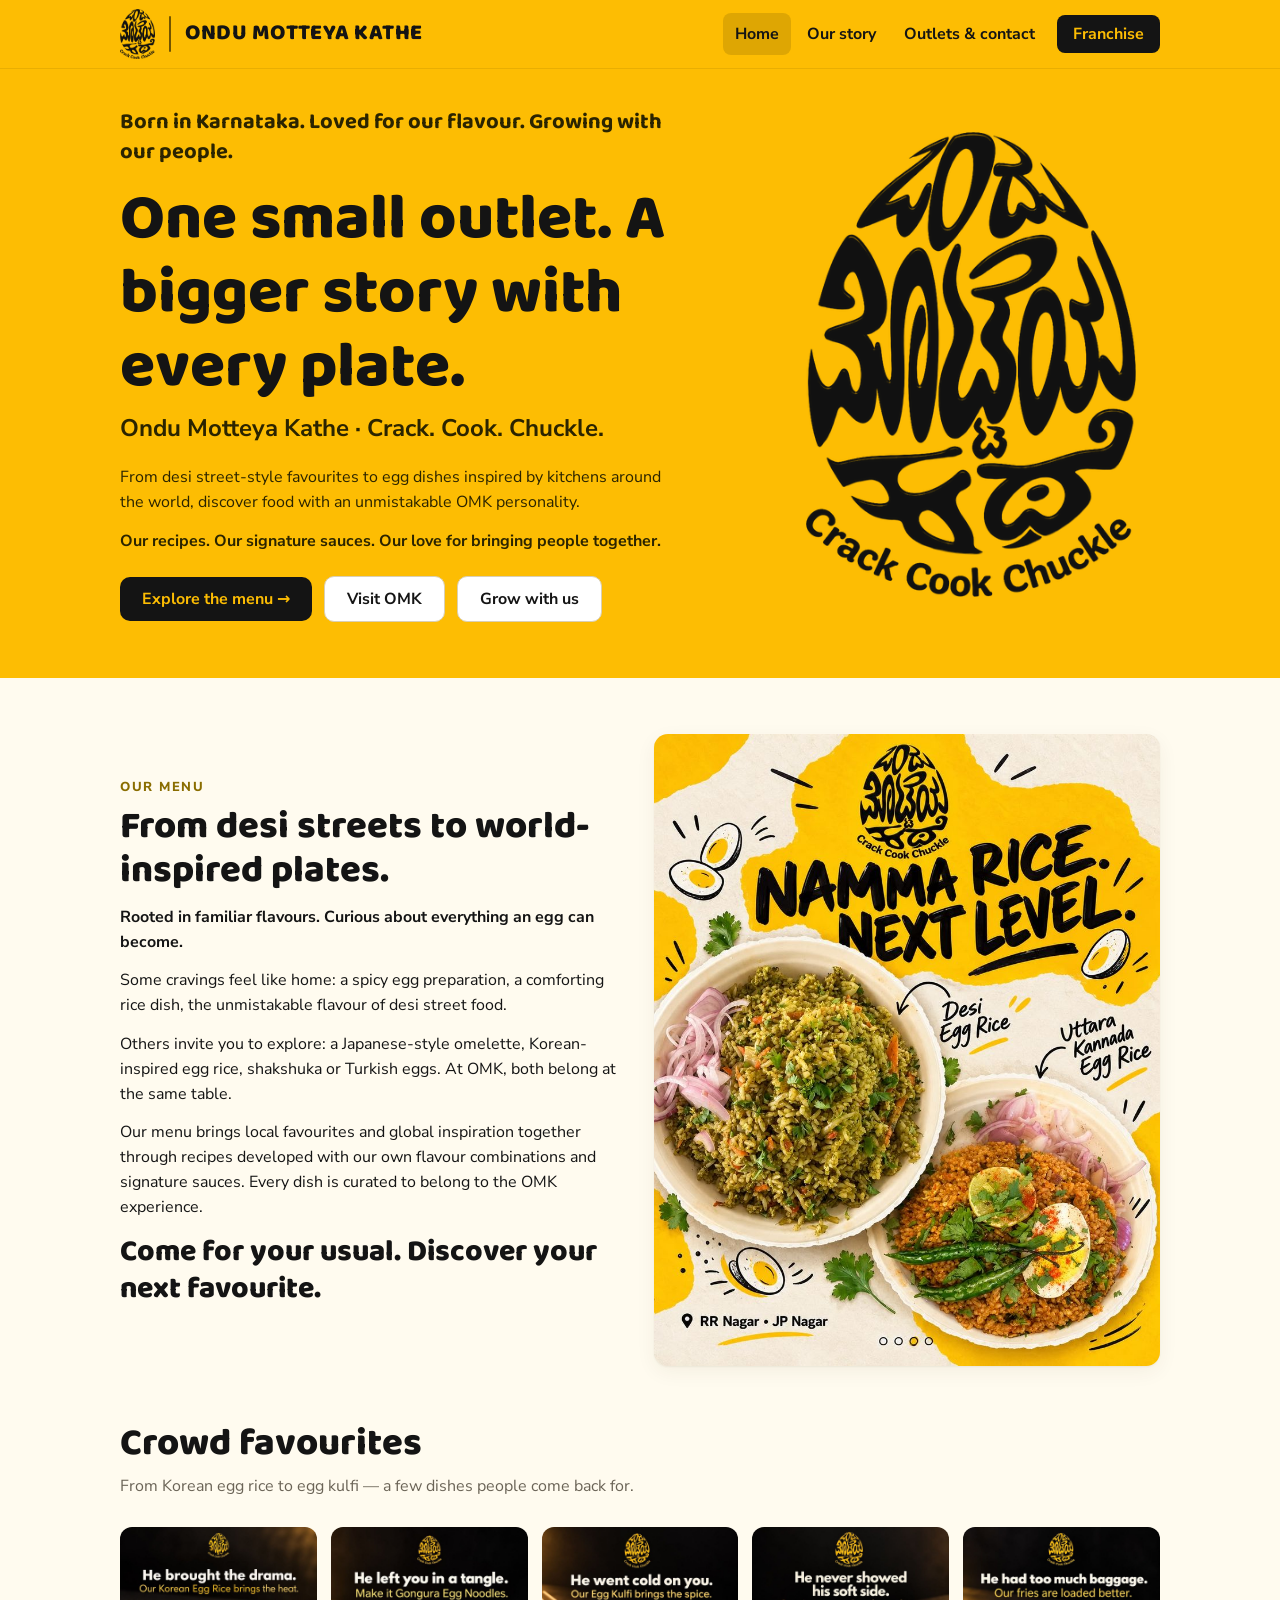
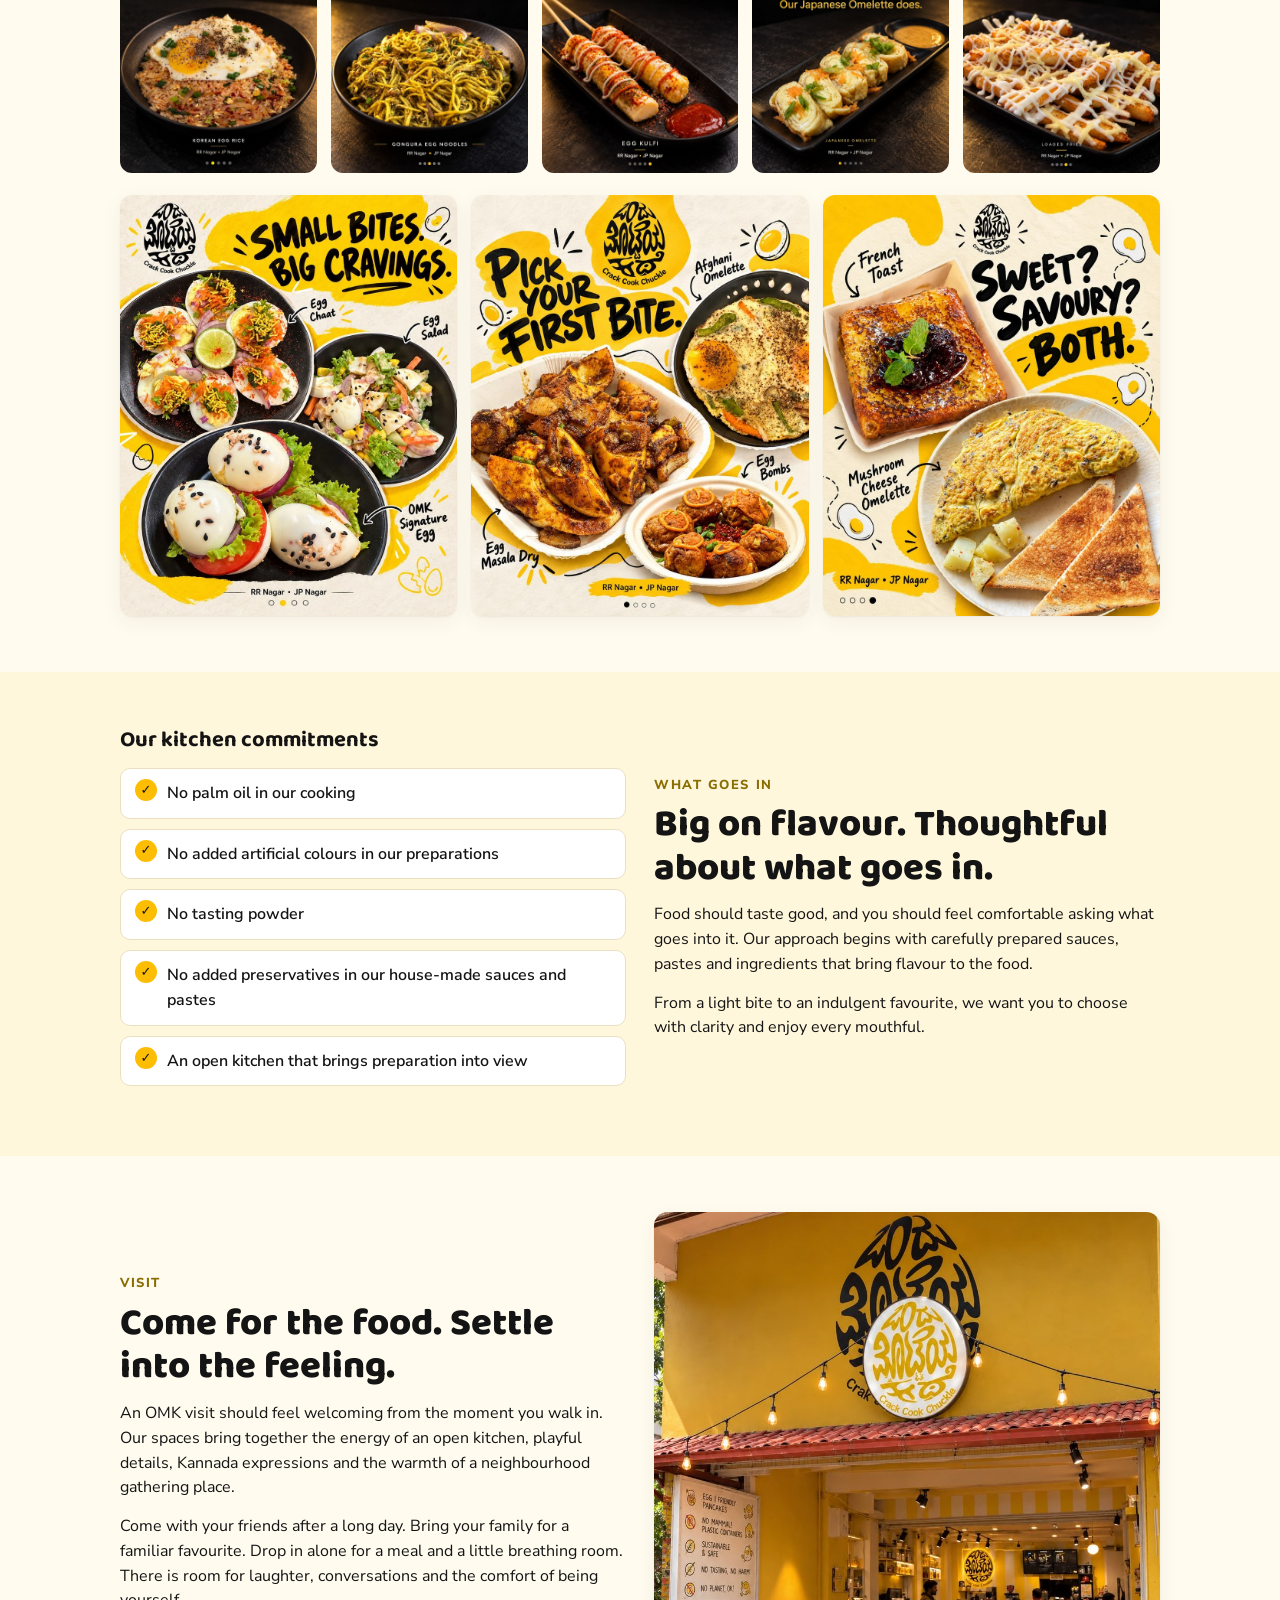
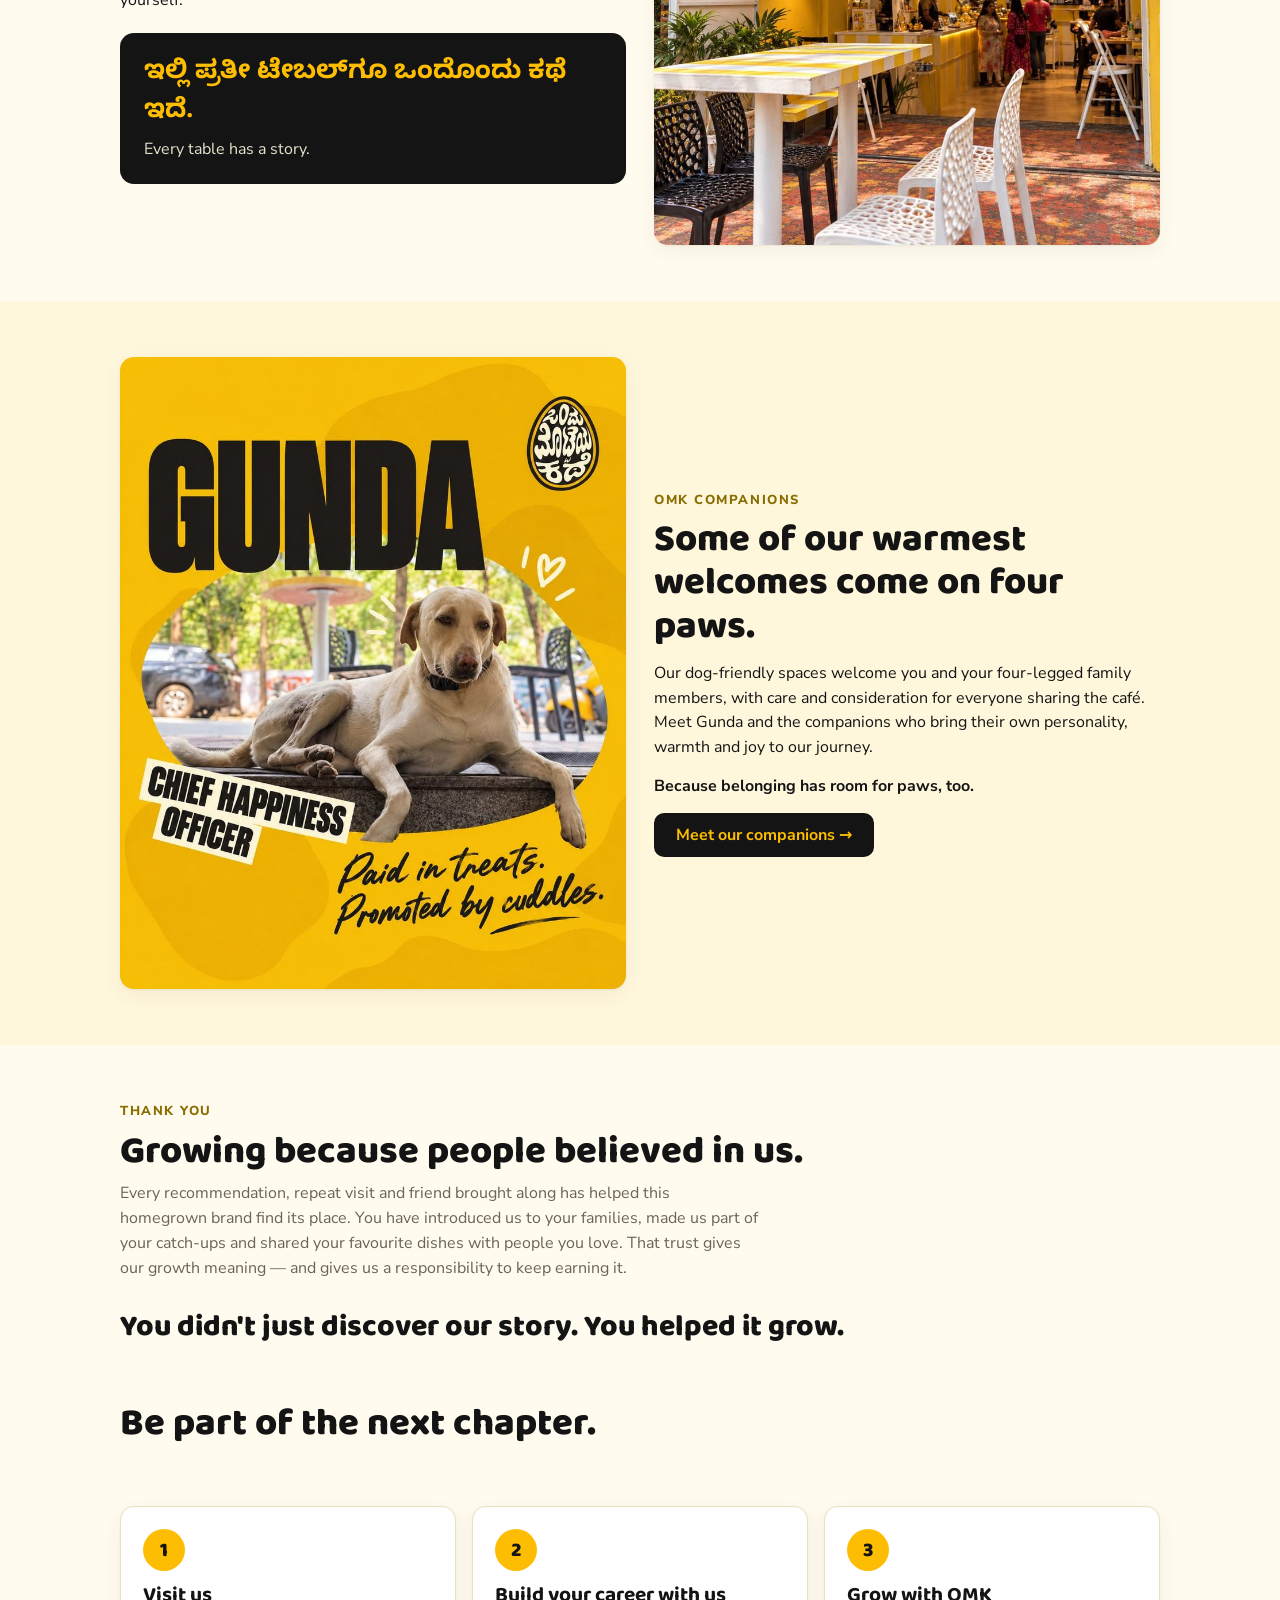
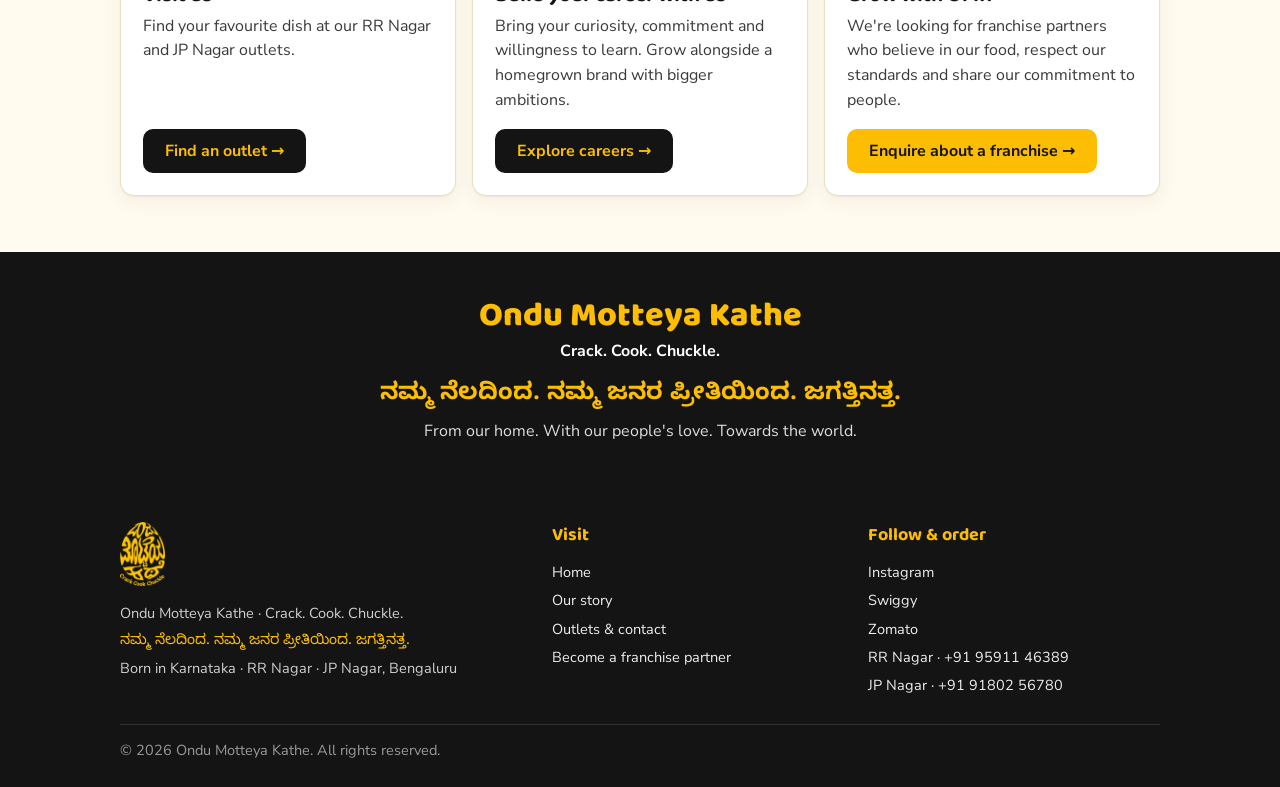
<file: index.html>
<!doctype html>
<html lang="en">
<head>
<meta charset="utf-8">
<meta name="viewport" content="width=device-width, initial-scale=1">
<title>Ondu Motteya Kathe · Crack. Cook. Chuckle.</title>
<meta name="description" content="Born in Karnataka. Loved for our flavour. Growing with our people. Desi street-style favourites and world-inspired egg dishes in RR Nagar and JP Nagar, Bengaluru.">
<meta property="og:title" content="Ondu Motteya Kathe · Crack. Cook. Chuckle.">
<meta property="og:description" content="Born in Karnataka. Loved for our flavour. Growing with our people. Desi street-style favourites and world-inspired egg dishes in RR Nagar and JP Nagar, Bengaluru.">
<meta property="og:image" content="icon.png">
<meta name="theme-color" content="#FDBD03">
<link rel="icon" href="icon.png">
<link rel="apple-touch-icon" href="icon.png">
<link rel="preconnect" href="https://fonts.googleapis.com">
<link rel="preconnect" href="https://fonts.gstatic.com" crossorigin>
<link href="https://fonts.googleapis.com/css2?family=Baloo+2:wght@600;700;800&family=Noto+Sans+Kannada:wght@500;700&family=Nunito+Sans:wght@400;600;700;800&display=swap" rel="stylesheet">
<link rel="stylesheet" href="style.css?v=4">
</head>
<body>
<header id="siteHeader" class="bar"></header>
<main>
  <section class="hero">
    <div class="wrap">
      <div>
        <p class="stack">Born in Karnataka. Loved for our flavour. Growing with our people.</p>
        <h1>One small outlet. A bigger story with every plate.</h1>
        <p class="tag">Ondu Motteya Kathe · Crack. Cook. Chuckle.</p>
        <p>From desi street-style favourites to egg dishes inspired by kitchens around the world, discover food with an unmistakable OMK personality.</p>
        <p><b>Our recipes. Our signature sauces. Our love for bringing people together.</b></p>
        <div class="cta">
          <a class="btn btn-dark" href="outlets.html#order">Explore the menu →</a>
          <a class="btn btn-line" href="outlets.html">Visit OMK</a>
          <a class="btn btn-line" href="#grow">Grow with us</a>
        </div>
      </div>
      <img class="logo" src="logo.png" alt="">
    </div>
  </section>

  <section class="sec">
    <div class="wrap two">
      <div class="prose">
        <span class="eyebrow">Our menu</span>
        <h2>From desi streets to world-inspired plates.</h2>
        <p><b>Rooted in familiar flavours. Curious about everything an egg can become.</b></p>
        <p>Some cravings feel like home: a spicy egg preparation, a comforting rice dish, the unmistakable flavour of desi street food.</p>
        <p>Others invite you to explore: a Japanese-style omelette, Korean-inspired egg rice, shakshuka or Turkish eggs. At OMK, both belong at the same table.</p>
        <p>Our menu brings local favourites and global inspiration together through recipes developed with our own flavour combinations and signature sauces. Every dish is curated to belong to the OMK experience.</p>
        <p class="big-quote">Come for your usual. Discover your next favourite.</p>
      </div>
      <img class="photo tall" src="img-menu-namma-rice.jpg" alt="Namma rice, next level: Desi Egg Rice and Uttara Kannada Egg Rice" loading="lazy">
    </div>
  </section>

  <section class="sec" style="padding-top:0">
    <div class="wrap">
      <h2>Crowd favourites</h2>
      <p class="lead">From Korean egg rice to egg kulfi — a few dishes people come back for.</p>
      <div class="scroller">
        <img src="img-dish-korean-egg-rice.jpg" alt="Korean Egg Rice" loading="lazy">
        <img src="img-dish-gongura-noodles.jpg" alt="Gongura Egg Noodles" loading="lazy">
        <img src="img-dish-egg-kulfi.jpg" alt="Egg Kulfi" loading="lazy">
        <img src="img-dish-japanese-omelette.jpg" alt="Japanese Omelette" loading="lazy">
        <img src="img-dish-loaded-fries.jpg" alt="Loaded Fries" loading="lazy">
      </div>
      <div class="menu-grid" style="margin-top:22px">
        <img src="img-menu-small-bites.jpg" alt="Small bites, big cravings: Egg Chaat, Egg Salad, OMK Signature Egg" loading="lazy">
        <img src="img-menu-first-bite.jpg" alt="Pick your first bite: Afghani Omelette, Egg Masala Dry, Egg Bombs" loading="lazy">
        <img src="img-menu-sweet-savoury.jpg" alt="Sweet? Savoury? Both: French Toast and Mushroom Cheese Omelette" loading="lazy">
      </div>
    </div>
  </section>

  <section class="sec alt">
    <div class="wrap two reverse">
      <div class="prose">
        <span class="eyebrow">What goes in</span>
        <h2>Big on flavour. Thoughtful about what goes in.</h2>
        <p>Food should taste good, and you should feel comfortable asking what goes into it. Our approach begins with carefully prepared sauces, pastes and ingredients that bring flavour to the food.</p>
        <p>From a light bite to an indulgent favourite, we want you to choose with clarity and enjoy every mouthful.</p>
      </div>
      <div>
        <h3 style="font-size:22px">Our kitchen commitments</h3>
        <ul class="ticks">
          <li>No palm oil in our cooking</li>
          <li>No added artificial colours in our preparations</li>
          <li>No tasting powder</li>
          <li>No added preservatives in our house-made sauces and pastes</li>
          <li>An open kitchen that brings preparation into view</li>
        </ul>
      </div>
    </div>
  </section>

  <section class="sec">
    <div class="wrap two">
      <div class="prose">
        <span class="eyebrow">Visit</span>
        <h2>Come for the food. Settle into the feeling.</h2>
        <p>An OMK visit should feel welcoming from the moment you walk in. Our spaces bring together the energy of an open kitchen, playful details, Kannada expressions and the warmth of a neighbourhood gathering place.</p>
        <p>Come with your friends after a long day. Bring your family for a familiar favourite. Drop in alone for a meal and a little breathing room. There is room for laughter, conversations and the comfort of being yourself.</p>
        <div class="kn-line"><span class="kn" lang="kn">ಇಲ್ಲಿ ಪ್ರತೀ ಟೇಬಲ್‌ಗೂ ಒಂದೊಂದು ಕಥೆ ಇದೆ.</span><span class="en">Every table has a story.</span></div>
      </div>
      <img class="photo tall" src="img-outlet-rrnagar.jpg" alt="The OMK RR Nagar outlet: yellow walls, open kitchen and outdoor seating" loading="lazy">
    </div>
  </section>

  <section class="sec alt">
    <div class="wrap two reverse">
      <div class="prose">
        <span class="eyebrow">OMK Companions</span>
        <h2>Some of our warmest welcomes come on four paws.</h2>
        <p>Our dog-friendly spaces welcome you and your four-legged family members, with care and consideration for everyone sharing the café. Meet Gunda and the companions who bring their own personality, warmth and joy to our journey.</p>
        <p><b>Because belonging has room for paws, too.</b></p>
        <a class="btn btn-dark" href="story.html#companions">Meet our companions →</a>
      </div>
      <img class="photo tall" src="img-gunda.jpg" alt="Gunda, OMK Chief Happiness Officer" loading="lazy">
    </div>
  </section>

  <section class="sec">
    <div class="wrap">
      <span class="eyebrow">Thank you</span>
      <h2>Growing because people believed in us.</h2>
      <p class="lead">Every recommendation, repeat visit and friend brought along has helped this homegrown brand find its place. You have introduced us to your families, made us part of your catch-ups and shared your favourite dishes with people you love. That trust gives our growth meaning — and gives us a responsibility to keep earning it.</p>
      <p class="big-quote" style="margin-top:0">You didn't just discover our story. You helped it grow.</p>
    </div>
  </section>

  <section class="sec" id="grow" style="padding-top:0">
    <div class="wrap">
      <h2>Be part of the next chapter.</h2>
      <p class="lead">&nbsp;</p>
      <div class="grid3 cta-cards">
        <div class="tile"><div class="ic">1</div><h3>Visit us</h3><p>Find your favourite dish at our RR Nagar and JP Nagar outlets.</p><a class="btn btn-dark" href="outlets.html">Find an outlet →</a></div>
        <div class="tile"><div class="ic">2</div><h3>Build your career with us</h3><p>Bring your curiosity, commitment and willingness to learn. Grow alongside a homegrown brand with bigger ambitions.</p><a class="btn btn-dark" href="outlets.html#contact">Explore careers →</a></div>
        <div class="tile" id="franchiseCard"><div class="ic">3</div><h3>Grow with OMK</h3><p>We're looking for franchise partners who believe in our food, respect our standards and share our commitment to people.</p><a class="btn btn-y" href="franchise.html">Enquire about a franchise →</a></div>
      </div>
    </div>
  </section>

  <section class="band">
    <div class="wrap" style="display:block;text-align:center">
      <h2>Ondu Motteya Kathe</h2>
      <p style="font-weight:700;color:#fff;margin:4px 0 14px">Crack. Cook. Chuckle.</p>
      <p class="kn" lang="kn" style="color:var(--y);font-size:clamp(18px,2.4vw,24px);font-weight:700;margin:0">ನಮ್ಮ ನೆಲದಿಂದ. ನಮ್ಮ ಜನರ ಪ್ರೀತಿಯಿಂದ. ಜಗತ್ತಿನತ್ತ.</p>
      <p>From our home. With our people's love. Towards the world.</p>
    </div>
  </section>
</main>
<footer id="siteFooter"></footer>
<script src="site.js"></script>
</body>
</html>
</file>
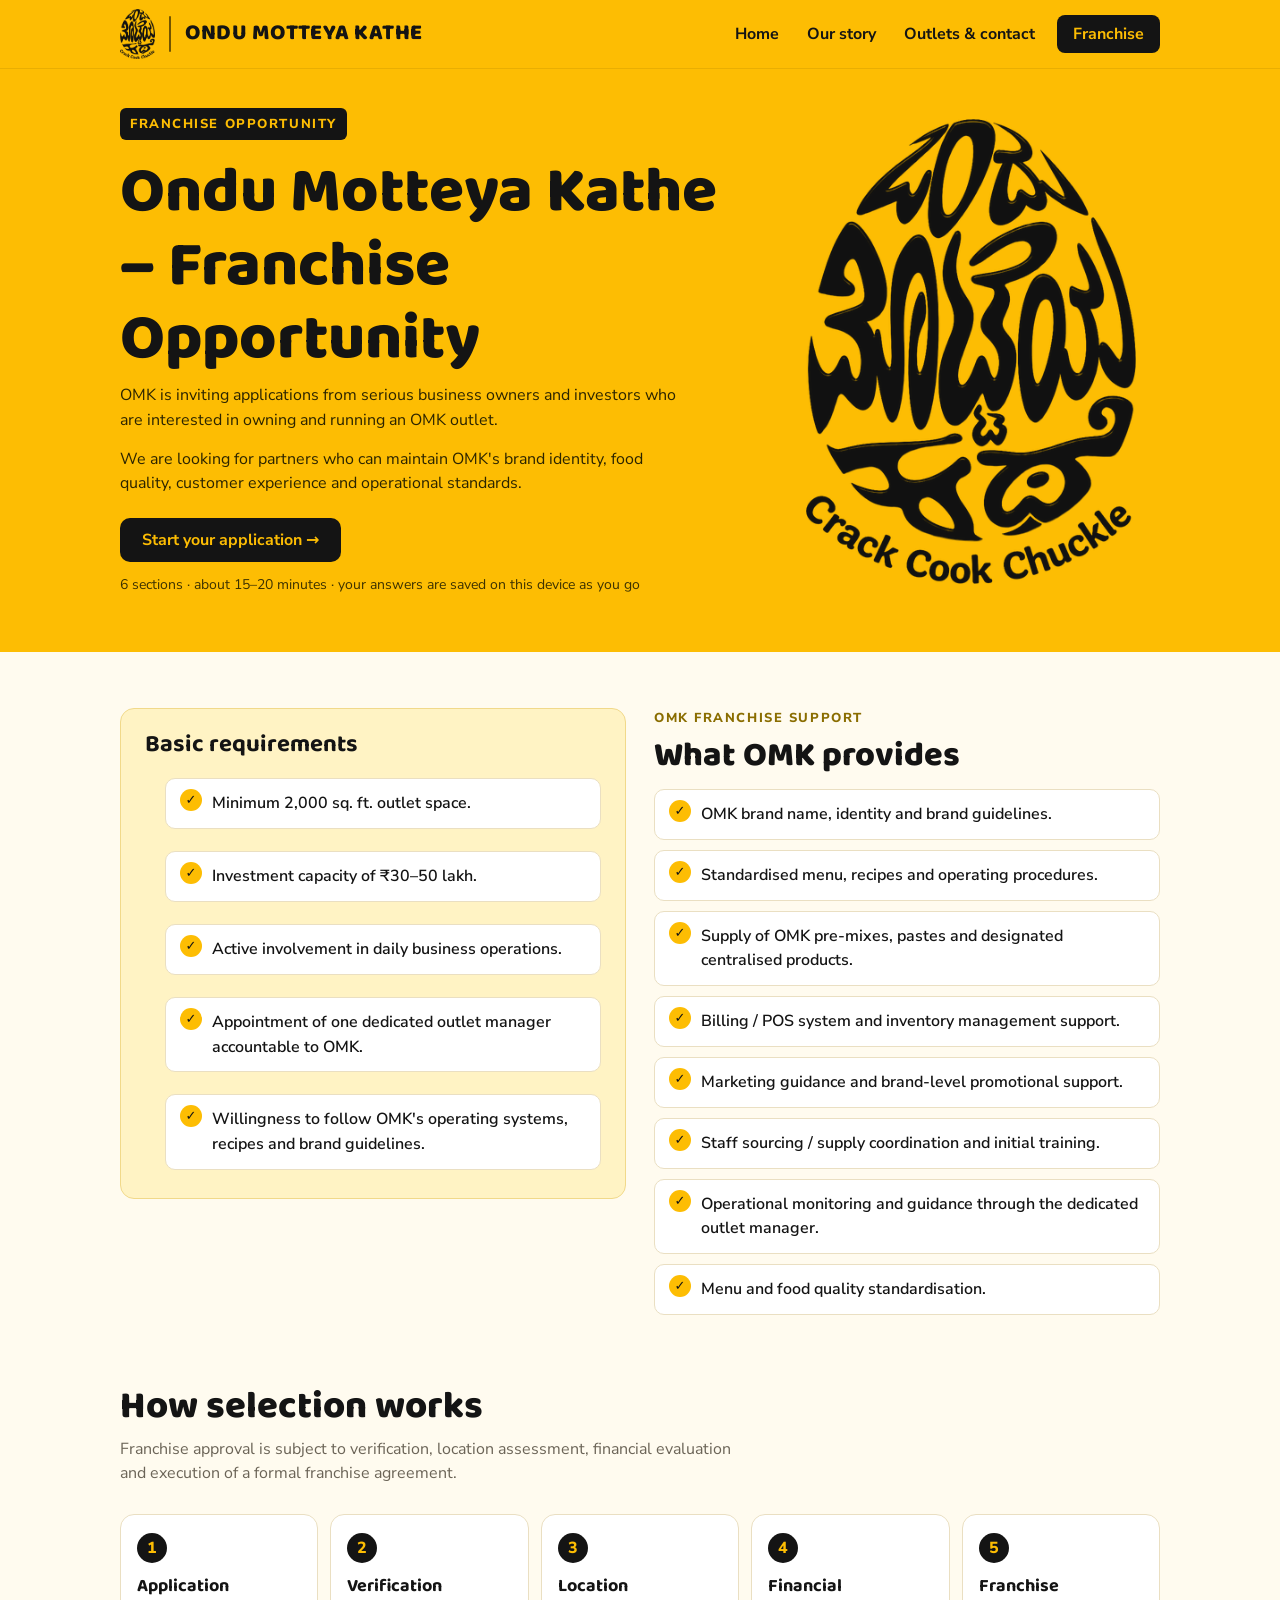
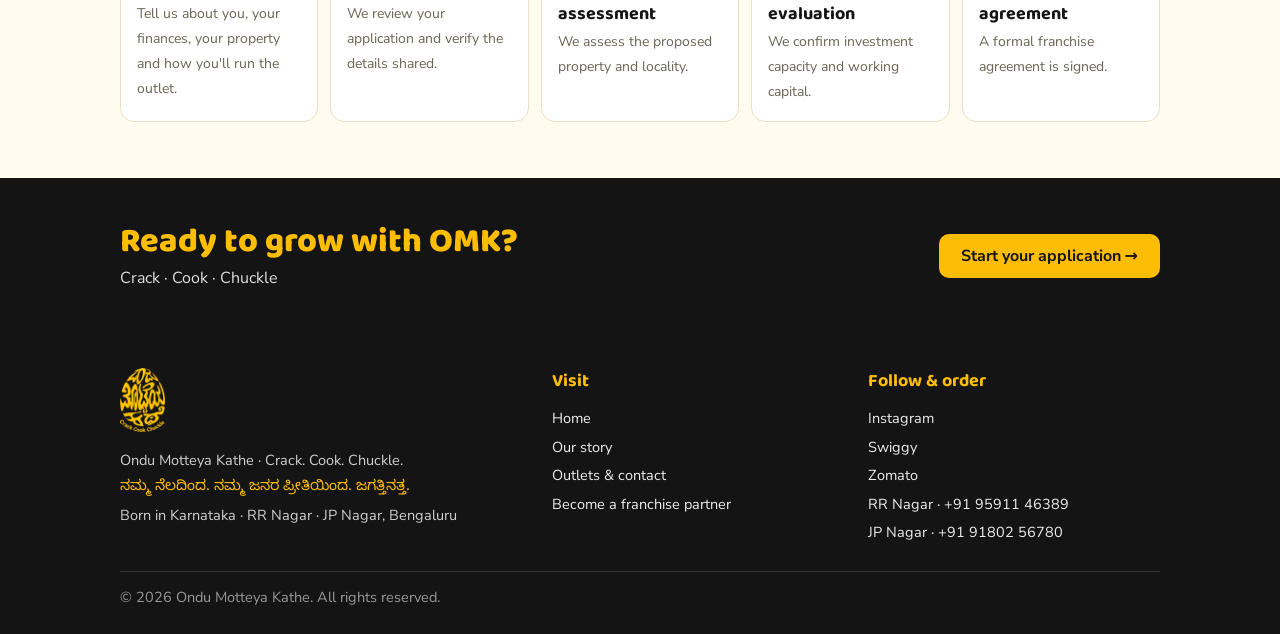
<file: franchise.html>
<!doctype html>
<html lang="en">
<head>
<meta charset="utf-8">
<meta name="viewport" content="width=device-width, initial-scale=1">
<title>Franchise opportunity · Ondu Motteya Kathe</title>
<meta name="description" content="Apply to become an Ondu Motteya Kathe (OMK) franchise partner. Crack · Cook · Chuckle.">
<meta property="og:title" content="Become an OMK franchise partner">
<meta property="og:description" content="Building a business. Carrying forward a story. Apply to open an Ondu Motteya Kathe outlet.">
<meta property="og:image" content="icon.png">
<meta name="theme-color" content="#FDBD03">
<link rel="icon" href="icon.png">
<link rel="apple-touch-icon" href="icon.png">
<link rel="preconnect" href="https://fonts.googleapis.com">
<link rel="preconnect" href="https://fonts.gstatic.com" crossorigin>
<link href="https://fonts.googleapis.com/css2?family=Baloo+2:wght@600;700;800&family=Noto+Sans+Kannada:wght@500;700&family=Nunito+Sans:wght@400;600;700;800&display=swap" rel="stylesheet">
<link rel="stylesheet" href="style.css?v=5">
</head>
<body>
<header id="siteHeader" class="bar"></header>

<!-- ============ LANDING ============ -->
<main id="landing">
  <section class="hero">
    <div class="wrap">
      <div>
        <span class="kicker">Franchise opportunity</span>
        <h1>Ondu Motteya Kathe – Franchise Opportunity</h1>
        <p>OMK is inviting applications from serious business owners and investors who are interested in owning and running an OMK outlet.</p>
        <p>We are looking for partners who can maintain OMK's brand identity, food quality, customer experience and operational standards.</p>
        <div class="cta">
          <a class="btn btn-dark" href="#apply">Start your application →</a>
          <span class="small">6 sections · about 15–20 minutes · your answers are saved on this device as you go</span>
        </div>
      </div>
      <img class="logo" src="logo.png" alt="">
    </div>
  </section>

  <section class="sec">
    <div class="wrap two" style="align-items:start">
      <div class="note-box">
        <h3 style="font-size:24px">Basic requirements</h3>
        <ul class="ticks" style="margin-top:14px">
          <li>Minimum 2,000 sq. ft. outlet space.</li>
          <li>Investment capacity of ₹30–50 lakh.</li>
          <li>Active involvement in daily business operations.</li>
          <li>Appointment of one dedicated outlet manager accountable to OMK.</li>
          <li>Willingness to follow OMK's operating systems, recipes and brand guidelines.</li>
        </ul>
      </div>
      <div>
        <span class="eyebrow">OMK franchise support</span>
        <h2 style="font-size:clamp(26px,3.2vw,34px)">What OMK provides</h2>
        <ul class="ticks">
          <li>OMK brand name, identity and brand guidelines.</li>
          <li>Standardised menu, recipes and operating procedures.</li>
          <li>Supply of OMK pre-mixes, pastes and designated centralised products.</li>
          <li>Billing / POS system and inventory management support.</li>
          <li>Marketing guidance and brand-level promotional support.</li>
          <li>Staff sourcing / supply coordination and initial training.</li>
          <li>Operational monitoring and guidance through the dedicated outlet manager.</li>
          <li>Menu and food quality standardisation.</li>
        </ul>
      </div>
    </div>
  </section>

  <section class="sec" style="padding-top:0">
    <div class="wrap">
      <h2>How selection works</h2>
      <p class="lead">Franchise approval is subject to verification, location assessment, financial evaluation and execution of a formal franchise agreement.</p>
      <ol class="steps">
        <li><b>Application</b><span>Tell us about you, your finances, your property and how you'll run the outlet.</span></li>
        <li><b>Verification</b><span>We review your application and verify the details shared.</span></li>
        <li><b>Location assessment</b><span>We assess the proposed property and locality.</span></li>
        <li><b>Financial evaluation</b><span>We confirm investment capacity and working capital.</span></li>
        <li><b>Franchise agreement</b><span>A formal franchise agreement is signed.</span></li>
      </ol>
    </div>
  </section>

  <section class="band">
    <div class="wrap">
      <div><h2>Ready to grow with OMK?</h2><p>Crack · Cook · Chuckle</p></div>
      <a class="btn btn-y" href="#apply">Start your application →</a>
    </div>
  </section>
</main>

<!-- ============ FORM ============ -->
<main id="formView" class="hidden">
  <div class="formwrap">
    <form id="appForm" novalidate>
      <div class="progress" aria-hidden="true"><i id="prog"></i></div>
      <h1 class="f-title" id="secTitle"></h1>
      <p class="f-sub" id="secSub"></p>
      <div class="sectag" id="secTag"></div>
      <div id="fields"></div>
      <div class="hp" aria-hidden="true"><label>Leave this empty <input type="text" id="company_website" tabindex="-1" autocomplete="off"></label></div>
      <div id="formErr" class="alert hidden" role="alert"></div>
      <div class="nav">
        <button type="button" class="btn btn-line" id="backBtn">Back</button>
        <button type="submit" class="btn btn-y" id="nextBtn">Next</button>
        <span class="saved" id="saved"></span>
      </div>
    </form>
  </div>
</main>

<main id="doneView" class="hidden">
  <div class="done">
    <img src="logo.png" alt="">
    <h1>Thank you!</h1>
    <p>Your application has been received. The OMK team will review it and contact you on the mobile number or email you shared.</p>
    <p style="color:var(--muted)">Reference: <b id="refNo"></b></p>
    <a class="btn btn-dark" href="#" id="doneHome">Back to the franchise page</a> <a class="btn btn-line" href="index.html">OMK home</a>
  </div>
</main>

<footer id="siteFooter"></footer>
<script src="site.js"></script>
<script src="questions.js"></script>
<script>
(function () {
  const $ = (id) => document.getElementById(id);
  const S = OMK.SECTIONS, DRAFT = 'omk-franchise-draft-v2';
  let step = 0, started = Date.now(), A = {}, hadDraft = false;

  // ---- draft on this device ----
  try { const d = JSON.parse(localStorage.getItem(DRAFT) || 'null'); if (d && d.a) { A = d.a; hadDraft = true; step = Math.min(d.step || 0, S.length - 1); } } catch (e) {}
  let saveT;
  function saveDraft() {
    clearTimeout(saveT);
    saveT = setTimeout(() => { try { localStorage.setItem(DRAFT, JSON.stringify({ a: A, step })); $('saved').textContent = 'Saved on this device'; } catch (e) {} }, 400);
  }
  if (!A.sign_date) A.sign_date = new Date(Date.now() - new Date().getTimezoneOffset() * 6e4).toISOString().slice(0, 10);

  // ---- views ----
  function route() {
    const h = location.hash;
    $('landing').classList.toggle('hidden', h === '#apply' || h === '#done');
    $('formView').classList.toggle('hidden', h !== '#apply');
    $('doneView').classList.toggle('hidden', h !== '#done');
    if (h === '#apply') { renderStep(); }
    window.scrollTo(0, 0);
  }
  window.addEventListener('hashchange', route);
  $('doneHome').onclick = (e) => { e.preventDefault(); history.pushState('', '', location.pathname); route(); };

  // ---- fields ----
  const esc = (s) => String(s ?? '').replace(/[&<>"']/g, c => ({ '&': '&amp;', '<': '&lt;', '>': '&gt;', '"': '&quot;', "'": '&#39;' }[c]));
  function fieldHtml(f) {
    const req = f.req ? '<span class="req" aria-hidden="true">*</span>' : '';
    const help = f.help ? `<p class="help" id="h_${f.id}">${esc(f.help)}</p>` : '';
    const v = A[f.id];
    let input = '';
    if (f.type === 'long') {
      input = `<textarea id="f_${f.id}" rows="${f.rows || 5}" maxlength="4000" placeholder="Your answer" ${f.help ? `aria-describedby="h_${f.id}"` : ''}>${esc(v || '')}</textarea><div class="cnt" id="c_${f.id}"></div>`;
    } else if (f.type === 'radio' || f.type === 'check' || f.type === 'ack') {
      const t = f.type === 'radio' ? 'radio' : 'checkbox', sel = Array.isArray(v) ? v : (v ? [v] : []);
      input = `<div role="group" aria-labelledby="l_${f.id}">` + f.options.map((o, i) =>
        `<label class="opt"><input type="${t}" name="${f.id}" value="${esc(o)}" ${sel.includes(o) ? 'checked' : ''}><span>${esc(o)}</span></label>`).join('') + '</div>';
    } else if (f.type === 'photos') {
      input = `<label class="photo-add" for="f_${f.id}">📷 Add photos</label><input type="file" id="f_${f.id}" accept="image/*" multiple class="photo-input">
        <div class="thumbs" id="t_${f.id}"></div><div class="cnt pc" id="c_${f.id}"></div>`;
    } else if (f.type === 'select') {
      input = `<select id="f_${f.id}" class="sel"><option value="">Choose</option>${f.options.map(o => `<option ${v === o ? 'selected' : ''}>${esc(o)}</option>`).join('')}</select>`;
    } else {
      const type = f.type === 'tel' ? 'tel' : f.type === 'email' ? 'email' : f.type === 'date' ? 'date' : 'text';
      const mode = f.type === 'number' ? 'numeric' : f.type === 'tel' ? 'tel' : f.mode;
      input = `<input type="${type}" id="f_${f.id}" value="${esc(v || '')}" maxlength="300" placeholder="Your answer" ${f.auto ? `autocomplete="${f.auto}"` : ''} ${mode ? `inputmode="${mode}"` : ''}>`;
    }
    const lab = (f.type === 'radio' || f.type === 'check' || f.type === 'ack') ? `<span class="t" id="l_${f.id}">${esc(f.label)}${req}</span>` : `<label class="t" for="f_${f.id}" id="l_${f.id}">${esc(f.label)}${req}</label>`;
    return `<div class="q${shown(f) ? '' : ' hidden'}" id="q_${f.id}">${lab}${help}${input}<div class="emsg" id="e_${f.id}">This question is required.</div></div>`;
  }
  // A follow-up question (showIf) only appears — and is only required — when its answer matches
  const shown = (f) => !f.showIf || f.showIf.is.includes(A[f.showIf.id]);
  function read(f) {
    if (f.type === 'radio') { const x = document.querySelector(`input[name="${f.id}"]:checked`); return x ? x.value : ''; }
    if (f.type === 'check' || f.type === 'ack') return [...document.querySelectorAll(`input[name="${f.id}"]:checked`)].map(x => x.value);
    if (f.type === 'photos') { const n = (PH[f.id] || []).length; return n ? `${n} photo${n === 1 ? '' : 's'}` : ''; }
    const el = $('f_' + f.id); return el ? el.value.trim() : '';
  }
  // ---- property photos: shrunk on the phone (max 1600 px, JPEG) and sent with the application ----
  const PH = {};
  function shrink(file) {
    return new Promise((ok, fail) => {
      const img = new Image(), url = URL.createObjectURL(file);
      img.onload = () => { const k = Math.min(1, 1600 / Math.max(img.width, img.height));
        const c = document.createElement('canvas'); c.width = Math.round(img.width * k); c.height = Math.round(img.height * k);
        c.getContext('2d').drawImage(img, 0, 0, c.width, c.height); URL.revokeObjectURL(url); ok(c.toDataURL('image/jpeg', 0.8)); };
      img.onerror = () => { URL.revokeObjectURL(url); fail(new Error('not an image')); };
      img.src = url;
    });
  }
  function drawThumbs(f) {
    const list = PH[f.id] || [];
    $('t_' + f.id).innerHTML = list.map((p, i) => `<div class="thumb"><img src="${p}" alt="Photo ${i + 1}"><button type="button" data-i="${i}" aria-label="Remove photo ${i + 1}">✕</button></div>`).join('');
    $('c_' + f.id).textContent = list.length ? `${list.length} of ${f.max || 6} photos added` : '';
  }
  function photoField(f, after) {
    const inp = $('f_' + f.id); if (!inp) return;
    drawThumbs(f);
    inp.addEventListener('change', async (e) => {
      e.stopPropagation();
      const room = (f.max || 6) - (PH[f.id] || []).length;
      const files = [...inp.files].filter(x => /^image\//.test(x.type)).slice(0, Math.max(0, room));
      $('c_' + f.id).textContent = files.length ? 'Adding photos…' : `You can add up to ${f.max || 6} photos.`;
      for (const file of files) { try { (PH[f.id] ||= []).push(await shrink(file)); } catch (err) {} }
      inp.value = ''; drawThumbs(f); after();
    });
    $('t_' + f.id).addEventListener('click', (e) => {
      const b = e.target.closest('button[data-i]'); if (!b) return;
      PH[f.id].splice(Number(b.dataset.i), 1); drawThumbs(f); after();
    });
  }
  function renderStep() {
    const sec = S[step];
    $('secTitle').textContent = sec.title; $('secSub').textContent = sec.sub;
    $('secTag').textContent = `Section ${step + 1} of ${S.length} • ${sec.tag}`;
    $('prog').style.width = `${(step + 1) / S.length * 100}%`;
    $('fields').innerHTML = sec.fields.map(fieldHtml).join('');
    $('backBtn').textContent = 'Back';
    $('nextBtn').textContent = step === S.length - 1 ? 'Submit application' : 'Next';
    $('formErr').classList.add('hidden');
    sec.fields.forEach(f => {
      const upd = () => { A[f.id] = read(f); saveDraft(); const q = $('q_' + f.id); if (q.classList.contains('err')) check(f); if (f.type === 'long') count(f);
        sec.fields.forEach(g => { if (g.showIf && g.showIf.id === f.id) $('q_' + g.id).classList.toggle('hidden', !shown(g)); }); };
      if (f.type === 'photos') { photoField(f, upd); return; }
      $('q_' + f.id).addEventListener('input', upd); $('q_' + f.id).addEventListener('change', upd);
      if (f.type === 'long') count(f);
    });
  }
  function count(f) { const el = $('f_' + f.id), c = $('c_' + f.id); if (el && c) c.textContent = el.value.length > 3500 ? `${el.value.length} / 4000` : ''; }
  function check(f) {
    const v = read(f), q = $('q_' + f.id), e = $('e_' + f.id); let msg = '';
    if (!shown(f)) { q.classList.remove('err'); return true; }
    const empty = Array.isArray(v) ? v.length === 0 : !v;
    if (f.req && empty) msg = f.type === 'photos' ? 'Please add at least one photo of the property.' : 'This question is required.';
    if (!msg && f.type === 'ack' && v.length < f.options.length) msg = 'Please tick every statement to continue.';
    if (!msg && (f.id === 'mobile' || f.id === 'whatsapp') && v && v.replace(/\D/g, '').length < 10) msg = 'Please enter a valid 10-digit number.';
    if (!msg && f.type === 'number' && v && !/^\d{1,6}$/.test(v)) msg = 'Please enter a number (e.g. 0, 5, 25).';
    if (!msg && f.id === 'email' && v && !/^[^\s@]+@[^\s@]+\.[^\s@]+$/.test(v)) msg = 'Please enter a valid email address.';
    if (!msg && f.type === 'long' && f.req && v.length < 15) msg = 'Please write a little more (at least a sentence).';
    q.classList.toggle('err', !!msg); e.textContent = msg || 'This question is required.';
    return !msg;
  }

  $('backBtn').onclick = () => { if (step === 0) { history.pushState('', '', location.pathname); route(); return; } step--; saveDraft(); renderStep(); window.scrollTo(0, 0); };
  $('appForm').addEventListener('submit', async (e) => {
    e.preventDefault();
    const sec = S[step]; sec.fields.forEach(f => A[f.id] = read(f));
    const bad = sec.fields.filter(f => !check(f));
    if (bad.length) { const q = $('q_' + bad[0].id); q.scrollIntoView({ behavior: 'smooth', block: 'center' }); const i = q.querySelector('input,textarea,select'); i && i.focus({ preventScroll: true }); return; }
    if (step < S.length - 1) { step++; saveDraft(); renderStep(); window.scrollTo(0, 0); return; }
    await submit();
  });

  async function submit() {
    const btn = $('nextBtn'); btn.disabled = true; btn.textContent = 'Submitting…'; $('formErr').classList.add('hidden');
    const ref = 'OMK-' + Date.now().toString(36).toUpperCase().slice(-6);
    // Spam guard: bots fill the hidden field or finish in seconds — pretend it worked
    if ($('company_website').value || (!hadDraft && Date.now() - started < 45000)) { finish(ref); return; }
    const answers = {};
    S.forEach(s => s.fields.forEach(f => { answers[f.id] = A[f.id] ?? ''; }));
    answers._ref = ref;
    const rows = [['Reference', ref]];
    S.forEach(s => s.fields.forEach(f => { const v = shown(f) ? A[f.id] : ''; rows.push([f.label, Array.isArray(v) ? v.join(', ') : (v ?? '')]); }));
    try {
      if (!OMK.SHEET_URL || OMK.SHEET_URL.includes('PASTE')) throw new Error('Google Sheet link not set yet');
      // Apps Script doesn't allow reading the reply from another site, so we send and trust the network result
      // Same answers grouped by section, so the Sheet script can make a proper PDF of the application
      const sections = S.map(s => ({ title: s.title, items: s.fields.filter(shown).map(f => { const v = A[f.id];
        return [f.label, Array.isArray(v) ? v.join(f.type === 'ack' ? '\n' : ', ') : (v ?? ''), f.type]; }) }));
      await fetch(OMK.SHEET_URL, { method: 'POST', mode: 'no-cors', headers: { 'Content-Type': 'text/plain;charset=utf-8' }, body: JSON.stringify({ ref, rows, sections, hp: '',
        photos: S.flatMap(s => s.fields.filter(f => f.type === 'photos' && shown(f)).flatMap(f => (PH[f.id] || []).map(d => ({ field: f.label, type: 'image/jpeg', data: d.split(',')[1] })))) }) });
      finish(ref);
    } catch (err) {
      $('formErr').textContent = 'Sorry — your application could not be sent. Please check your internet connection and try again. Your answers are still saved on this device.';
      $('formErr').classList.remove('hidden'); btn.disabled = false; btn.textContent = 'Submit application';
      console.warn(err);
    }
  }
  function finish(ref) {
    try { localStorage.removeItem(DRAFT); } catch (e) {}
    A = {}; step = 0; $('refNo').textContent = ref; location.hash = '#done';
    $('nextBtn').disabled = false;
  }
  route();
})();
</script>
</body>
</html>
</file>
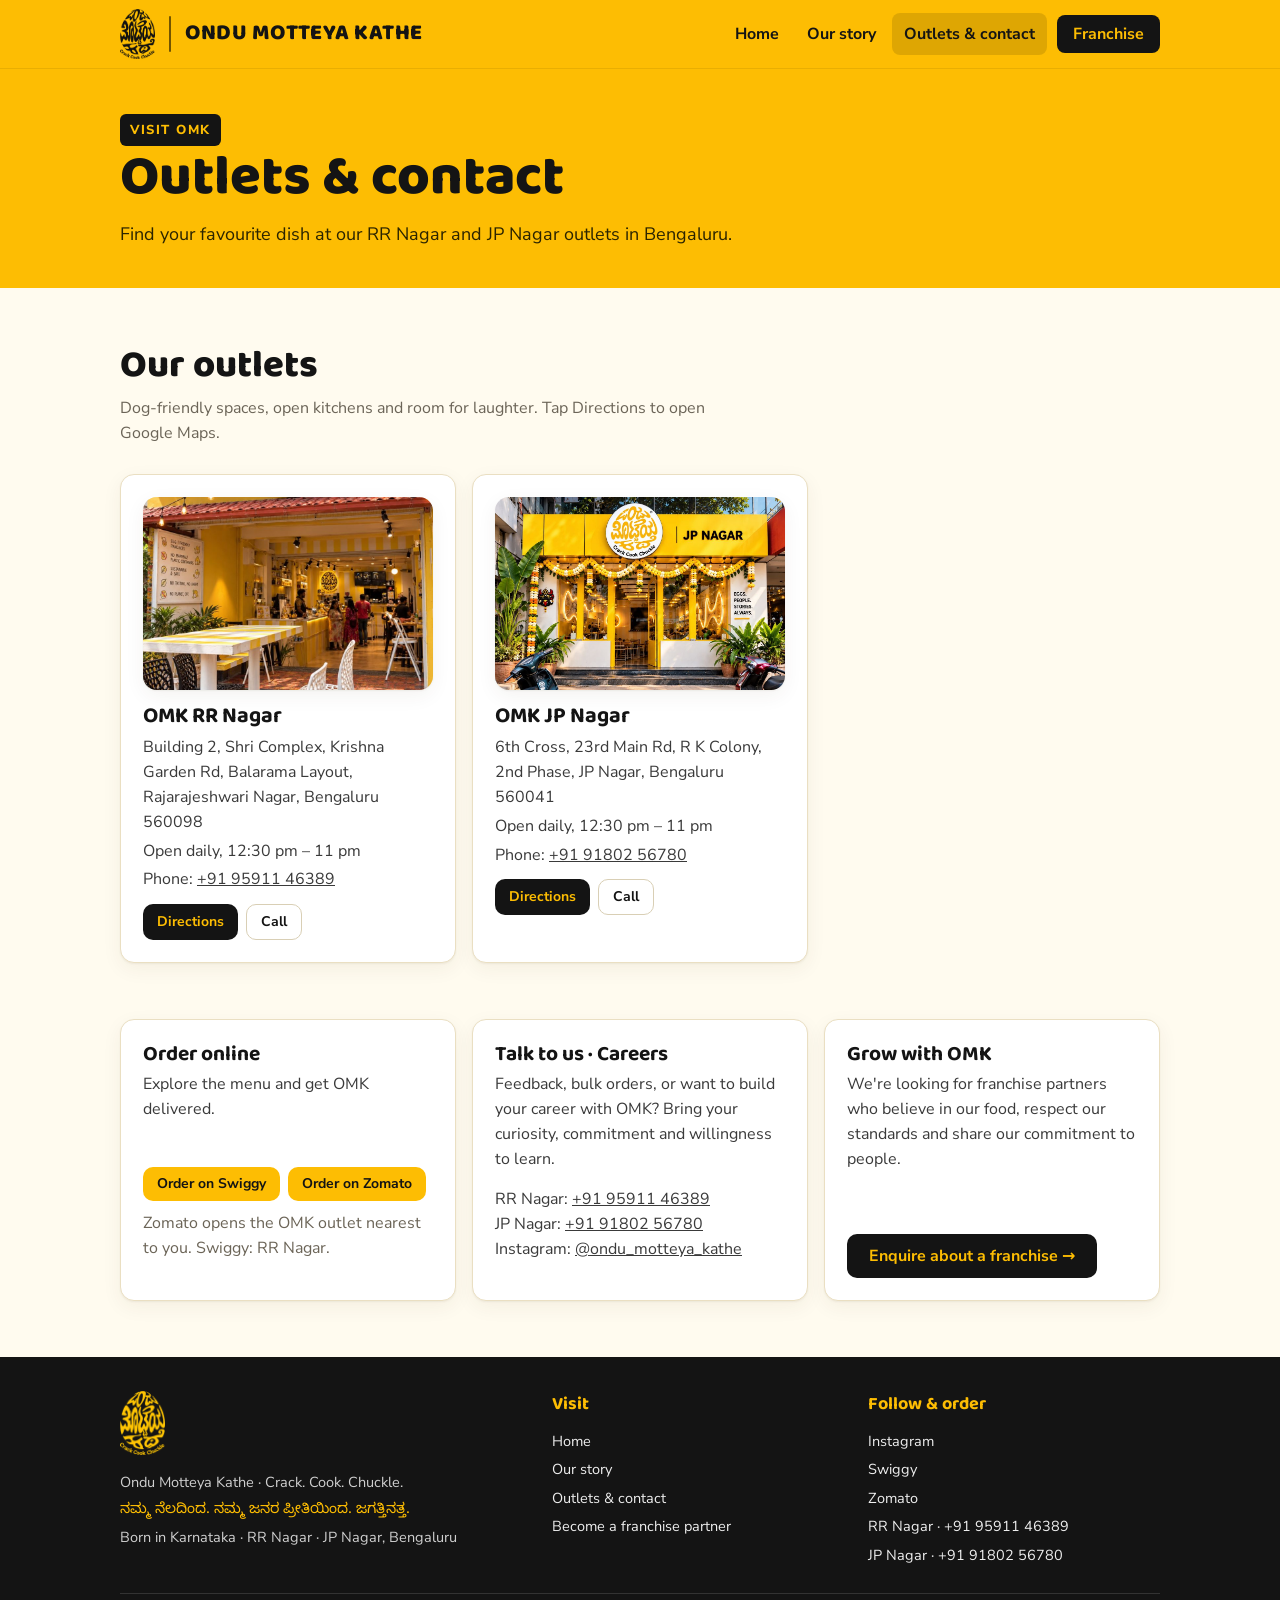
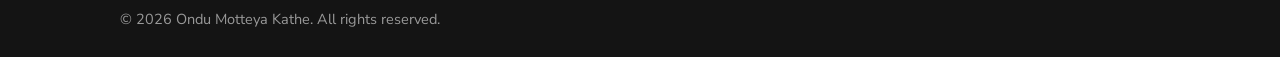
<file: outlets.html>
<!doctype html>
<html lang="en">
<head>
<meta charset="utf-8">
<meta name="viewport" content="width=device-width, initial-scale=1">
<title>Outlets & contact · Ondu Motteya Kathe</title>
<meta name="description" content="Visit Ondu Motteya Kathe in RR Nagar and JP Nagar, Bengaluru. Addresses, timings, online ordering and contact.">
<meta property="og:title" content="Outlets & contact · Ondu Motteya Kathe">
<meta property="og:description" content="Visit Ondu Motteya Kathe in RR Nagar and JP Nagar, Bengaluru. Addresses, timings, online ordering and contact.">
<meta property="og:image" content="icon.png">
<meta name="theme-color" content="#FDBD03">
<link rel="icon" href="icon.png">
<link rel="apple-touch-icon" href="icon.png">
<link rel="preconnect" href="https://fonts.googleapis.com">
<link rel="preconnect" href="https://fonts.gstatic.com" crossorigin>
<link href="https://fonts.googleapis.com/css2?family=Baloo+2:wght@600;700;800&family=Noto+Sans+Kannada:wght@500;700&family=Nunito+Sans:wght@400;600;700;800&display=swap" rel="stylesheet">
<link rel="stylesheet" href="style.css?v=4">
</head>
<body>
<header id="siteHeader" class="bar"></header>
<main>
  <section class="page-hero">
    <div class="wrap">
      <span class="kicker">Visit OMK</span>
      <h1>Outlets &amp; contact</h1>
      <p>Find your favourite dish at our RR Nagar and JP Nagar outlets in Bengaluru.</p>
    </div>
  </section>
  <section class="sec">
    <div class="wrap">
      <h2>Our outlets</h2>
      <p class="lead">Dog-friendly spaces, open kitchens and room for laughter. Tap Directions to open Google Maps.</p>
      <div class="outlets">
        <div class="tile outlet">
          <img class="photo wide" style="margin-bottom:14px;object-position:50% 70%" src="img-outlet-rrnagar.jpg" alt="OMK RR Nagar outlet, open yellow storefront with seating outside" loading="lazy">
          <h3>OMK RR Nagar</h3>
          <p>Building 2, Shri Complex, Krishna Garden Rd, Balarama Layout, Rajarajeshwari Nagar, Bengaluru 560098</p>
          <p>Open daily, 12:30 pm – 11 pm</p>
          <p>Phone: <a href="tel:+919591146389">+91 95911 46389</a></p>
          <div class="acts"><a class="btn btn-dark" href="https://share.google/wbTSvT82Eir33OAwW" target="_blank" rel="noopener">Directions</a><a class="btn btn-line" href="tel:+919591146389">Call</a></div>
        </div>
        <div class="tile outlet">
          <img class="photo wide" style="margin-bottom:14px" src="img-outlet-jpnagar.jpg" alt="OMK JP Nagar outlet" loading="lazy">
          <h3>OMK JP Nagar</h3>
          <p>6th Cross, 23rd Main Rd, R K Colony, 2nd Phase, JP Nagar, Bengaluru 560041</p>
          <p>Open daily, 12:30 pm – 11 pm</p>
          <p>Phone: <a href="tel:+919180256780">+91 91802 56780</a></p>
          <div class="acts"><a class="btn btn-dark" href="https://share.google/aeCy0126LNHAHJ35Q" target="_blank" rel="noopener">Directions</a><a class="btn btn-line" href="tel:+919180256780">Call</a></div>
        </div>
      </div>
    </div>
  </section>
  <section class="sec" style="padding-top:0">
    <div class="wrap">
      <div class="grid3 cta-cards">
        <div class="tile" id="order"><h3>Order online</h3><p>Explore the menu and get OMK delivered.</p><div class="outlet"><div class="acts">
          <a class="btn btn-y" href="https://www.swiggy.com/city/bangalore/ondu-motteya-kathe-rajarajeshwari-nagar-rest1234140" data-order="swiggy" target="_blank" rel="noopener">Order on Swiggy</a>
          <a class="btn btn-y" href="https://www.zomato.com/bangalore/ondu-motteya-kathe-kengeri-bangalore/order" data-order="zomato" target="_blank" rel="noopener">Order on Zomato</a></div></div>
          <p class="small" style="margin:10px 0 0;color:var(--muted)">Zomato opens the OMK outlet nearest to you. Swiggy: RR Nagar.</p></div>
        <div class="tile" id="contact"><h3>Talk to us · Careers</h3><p>Feedback, bulk orders, or want to build your career with OMK? Bring your curiosity, commitment and willingness to learn.</p>
          <p>RR Nagar: <a href="tel:+919591146389">+91 95911 46389</a><br>JP Nagar: <a href="tel:+919180256780">+91 91802 56780</a><br>Instagram: <a href="https://www.instagram.com/ondu_motteya_kathe/" target="_blank" rel="noopener">@ondu_motteya_kathe</a></p></div>
        <div class="tile" id="franchiseTile"><h3>Grow with OMK</h3><p>We're looking for franchise partners who believe in our food, respect our standards and share our commitment to people.</p><a class="btn btn-dark" href="franchise.html">Enquire about a franchise →</a></div>
      </div>
    </div>
  </section>
</main>
<footer id="siteFooter"></footer>
<script src="site.js"></script>
</body>
</html>
</file>
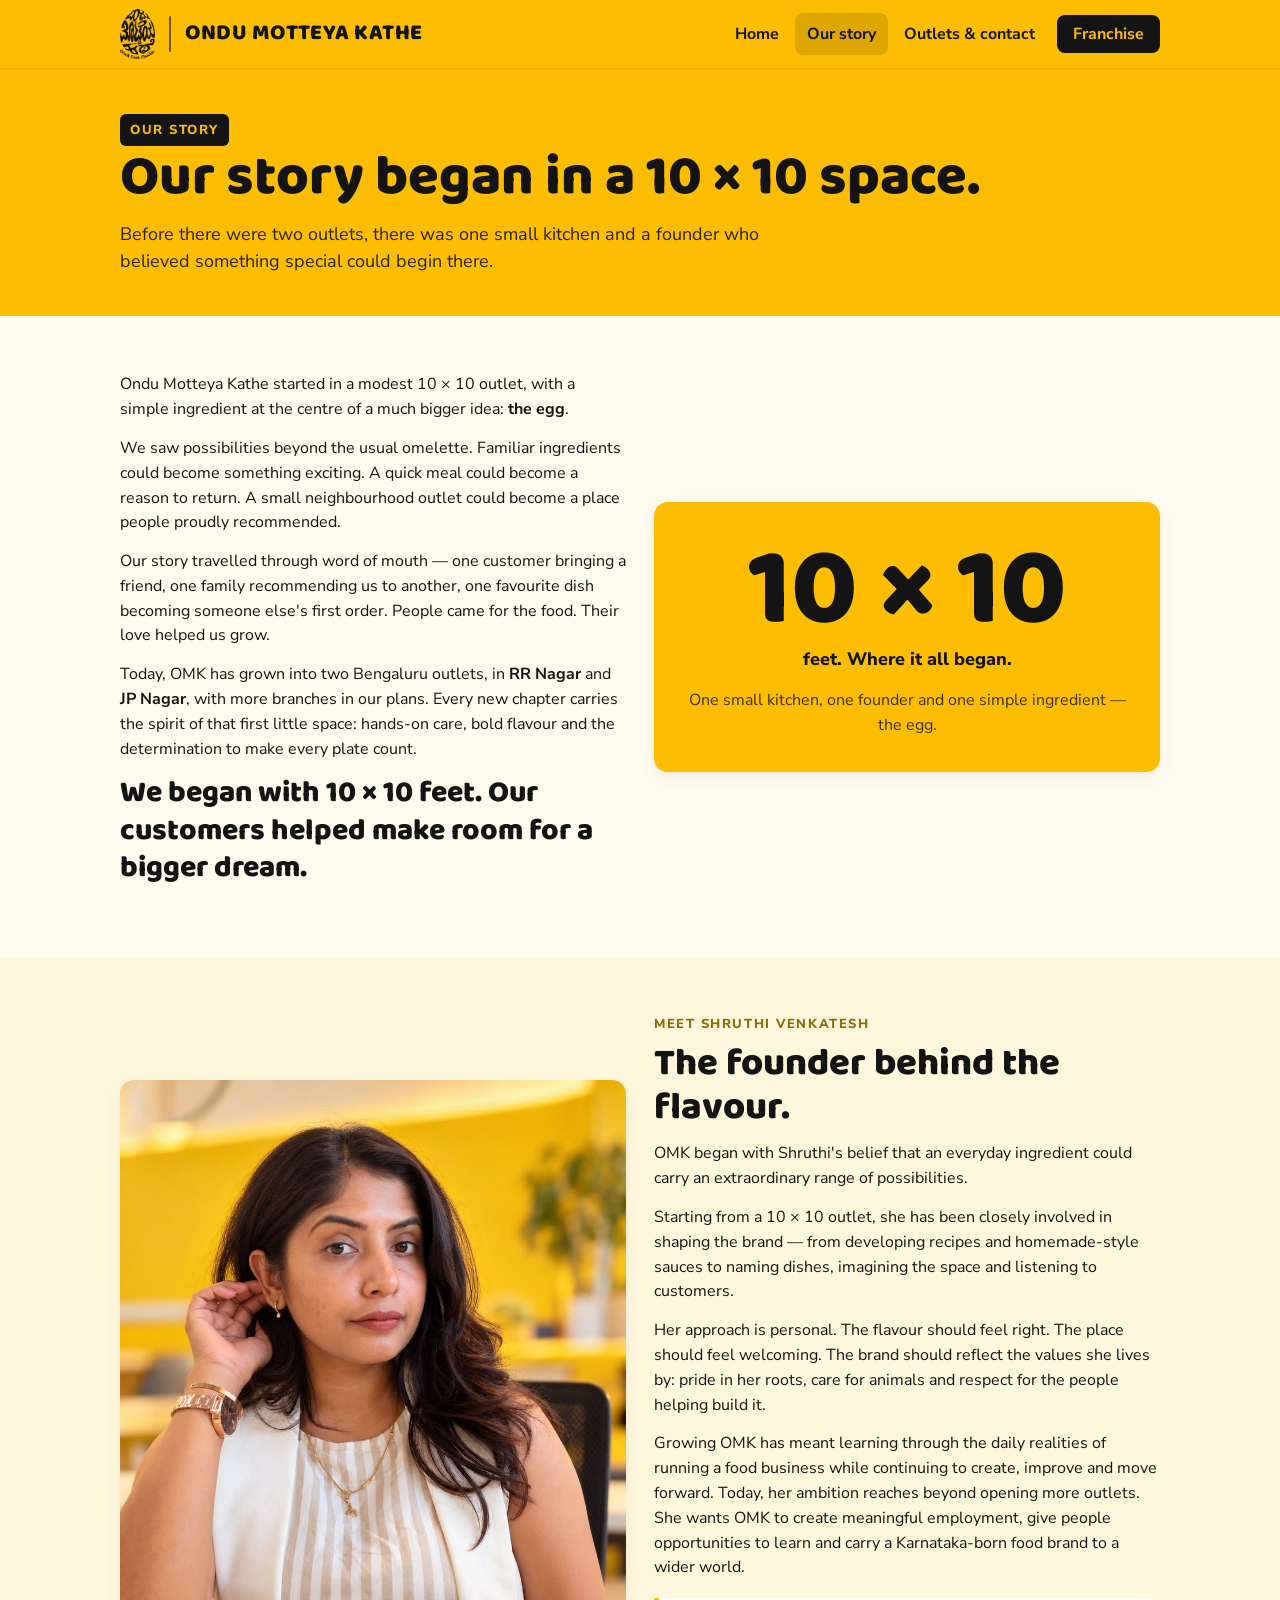
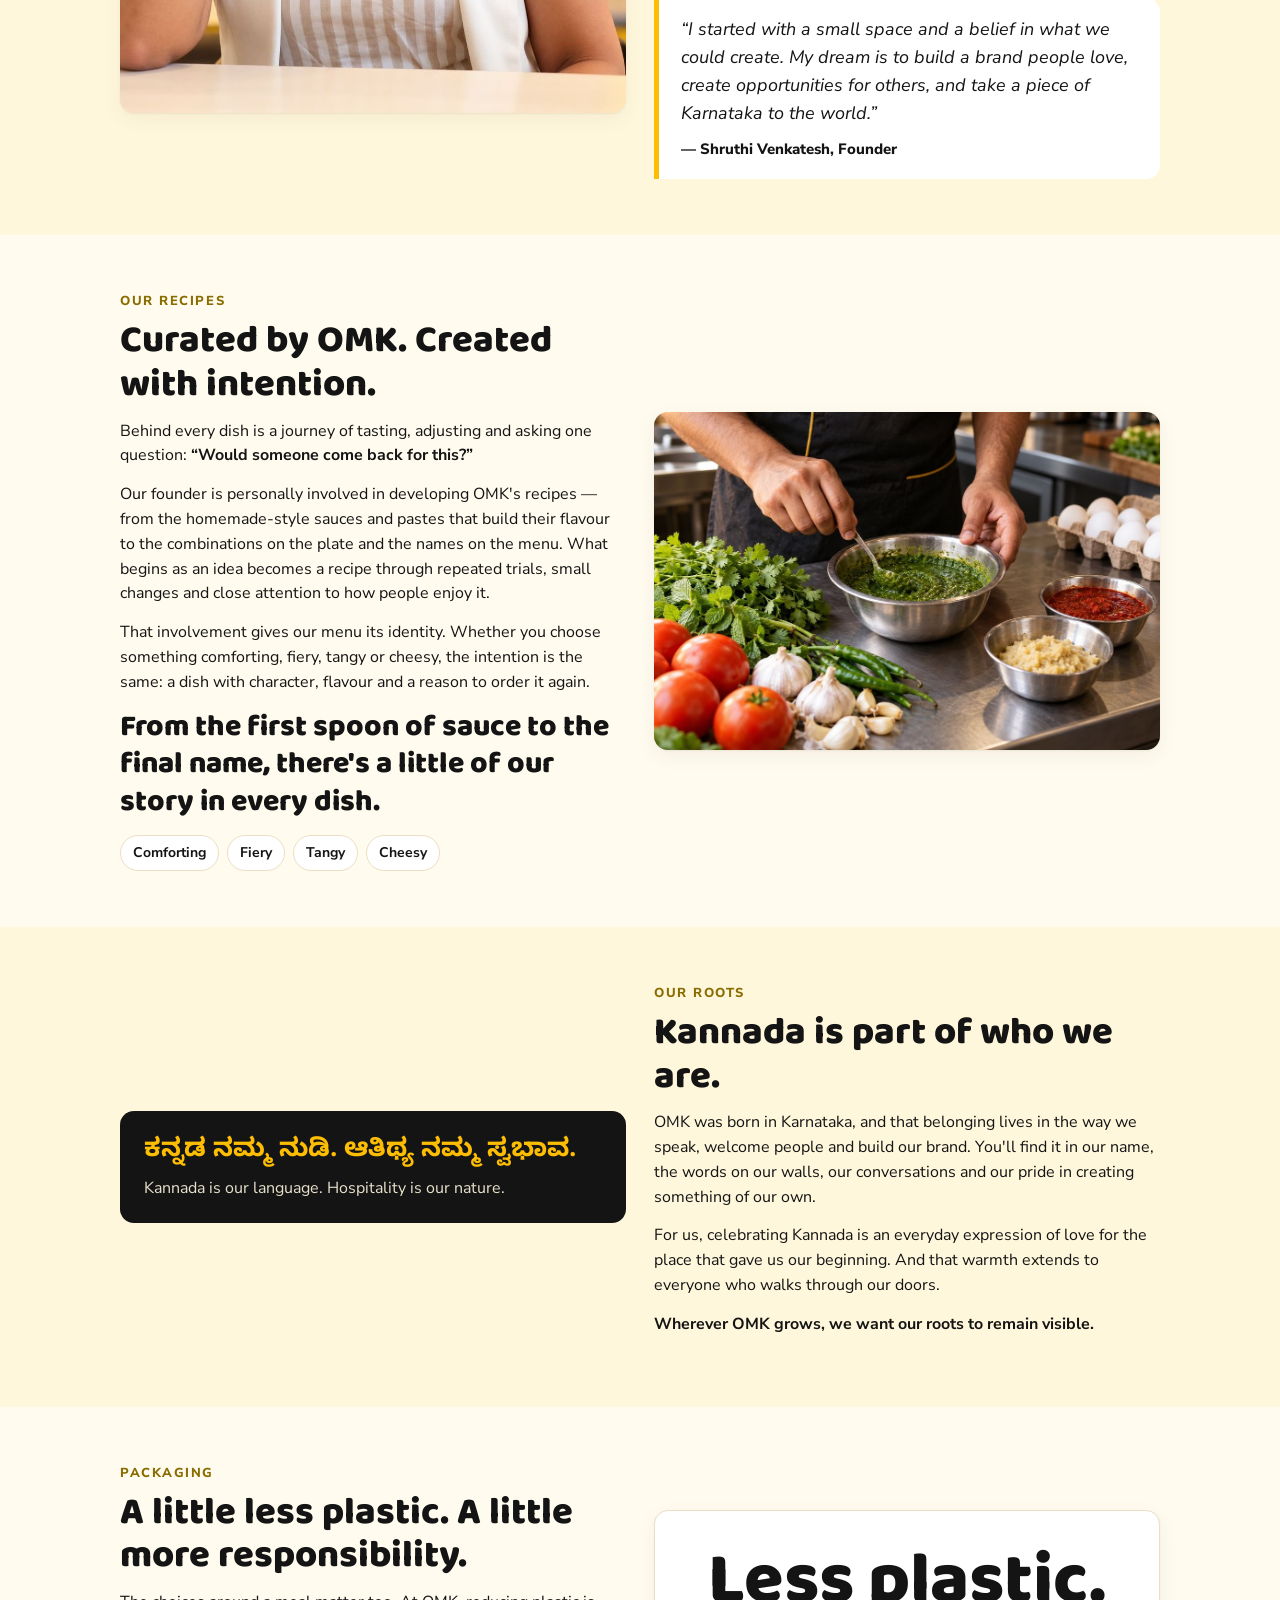
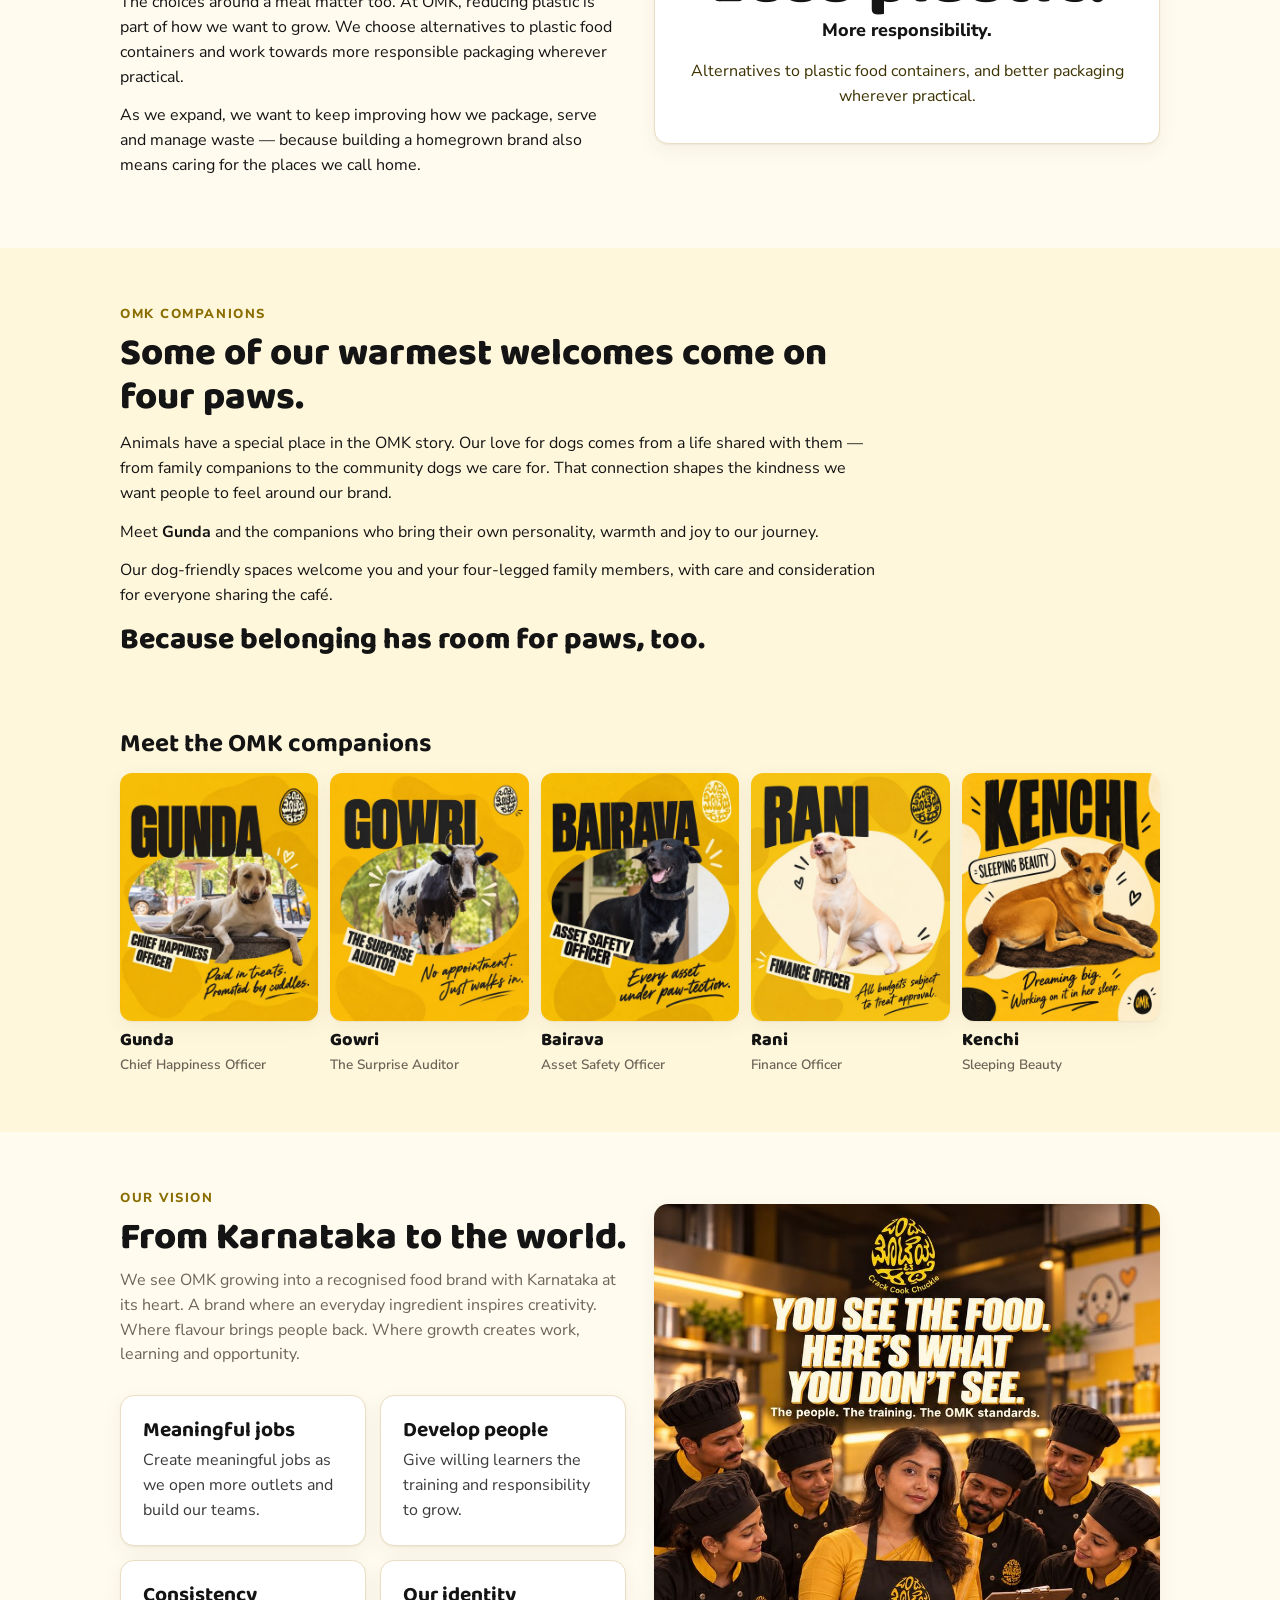
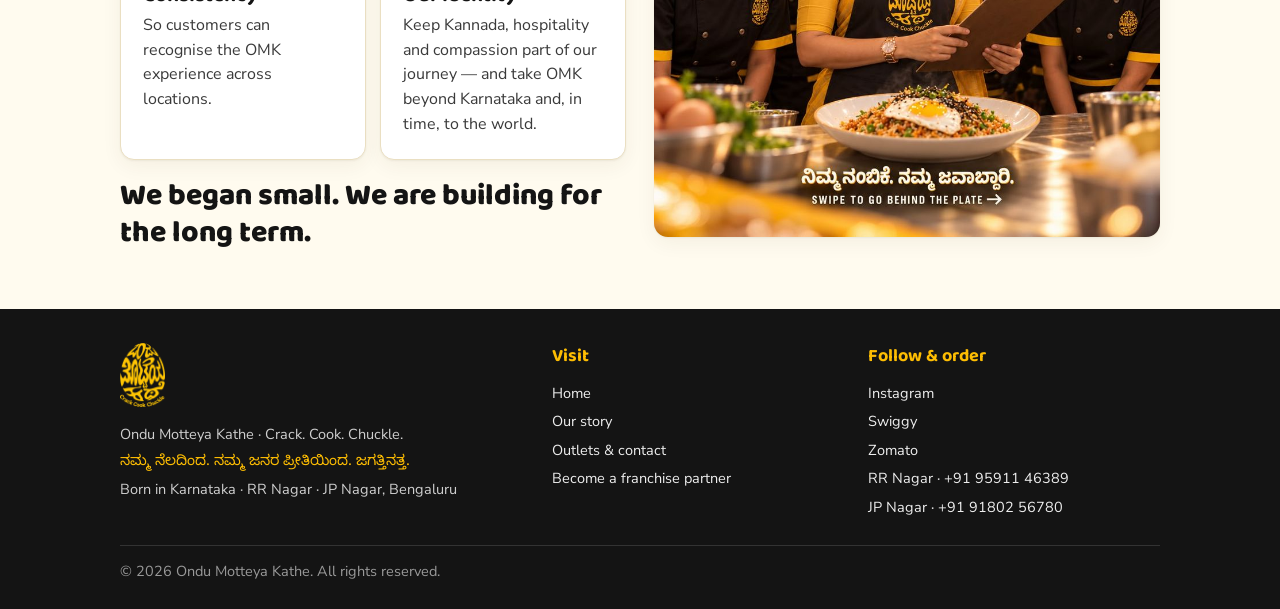
<file: story.html>
<!doctype html>
<html lang="en">
<head>
<meta charset="utf-8">
<meta name="viewport" content="width=device-width, initial-scale=1">
<title>Our story · Ondu Motteya Kathe</title>
<meta name="description" content="Ondu Motteya Kathe began in a 10 × 10 outlet in Bengaluru. Meet founder Shruthi Venkatesh, our values, our companions and our vision.">
<meta property="og:title" content="Our story · Ondu Motteya Kathe">
<meta property="og:description" content="Ondu Motteya Kathe began in a 10 × 10 outlet in Bengaluru. Meet founder Shruthi Venkatesh, our values, our companions and our vision.">
<meta property="og:image" content="icon.png">
<meta name="theme-color" content="#FDBD03">
<link rel="icon" href="icon.png">
<link rel="apple-touch-icon" href="icon.png">
<link rel="preconnect" href="https://fonts.googleapis.com">
<link rel="preconnect" href="https://fonts.gstatic.com" crossorigin>
<link href="https://fonts.googleapis.com/css2?family=Baloo+2:wght@600;700;800&family=Noto+Sans+Kannada:wght@500;700&family=Nunito+Sans:wght@400;600;700;800&display=swap" rel="stylesheet">
<link rel="stylesheet" href="style.css?v=4">
</head>
<body>
<header id="siteHeader" class="bar"></header>
<main>
  <section class="page-hero">
    <div class="wrap">
      <span class="kicker">Our story</span>
      <h1>Our story began in a 10 × 10 space.</h1>
      <p>Before there were two outlets, there was one small kitchen and a founder who believed something special could begin there.</p>
    </div>
  </section>

  <section class="sec">
    <div class="wrap two">
      <div class="prose">
        <p>Ondu Motteya Kathe started in a modest 10 × 10 outlet, with a simple ingredient at the centre of a much bigger idea: <b>the egg</b>.</p>
        <p>We saw possibilities beyond the usual omelette. Familiar ingredients could become something exciting. A quick meal could become a reason to return. A small neighbourhood outlet could become a place people proudly recommended.</p>
        <p>Our story travelled through word of mouth — one customer bringing a friend, one family recommending us to another, one favourite dish becoming someone else's first order. People came for the food. Their love helped us grow.</p>
        <p>Today, OMK has grown into two Bengaluru outlets, in <b>RR Nagar</b> and <b>JP Nagar</b>, with more branches in our plans. Every new chapter carries the spirit of that first little space: hands-on care, bold flavour and the determination to make every plate count.</p>
        <p class="big-quote">We began with 10 × 10 feet. Our customers helped make room for a bigger dream.</p>
      </div>
      <div class="big-num"><b>10 × 10</b><span>feet. Where it all began.</span><p>One small kitchen, one founder and one simple ingredient — the egg.</p></div>
    </div>
  </section>

  <section class="sec alt" id="founder">
    <div class="wrap two reverse">
      <div class="prose">
        <span class="eyebrow">Meet Shruthi Venkatesh</span>
        <h2>The founder behind the flavour.</h2>
        <p>OMK began with Shruthi's belief that an everyday ingredient could carry an extraordinary range of possibilities.</p>
        <p>Starting from a 10 × 10 outlet, she has been closely involved in shaping the brand — from developing recipes and homemade-style sauces to naming dishes, imagining the space and listening to customers.</p>
        <p>Her approach is personal. The flavour should feel right. The place should feel welcoming. The brand should reflect the values she lives by: pride in her roots, care for animals and respect for the people helping build it.</p>
        <p>Growing OMK has meant learning through the daily realities of running a food business while continuing to create, improve and move forward. Today, her ambition reaches beyond opening more outlets. She wants OMK to create meaningful employment, give people opportunities to learn and carry a Karnataka-born food brand to a wider world.</p>
        <blockquote class="founder-quote">“I started with a small space and a belief in what we could create. My dream is to build a brand people love, create opportunities for others, and take a piece of Karnataka to the world.”<cite>— Shruthi Venkatesh, Founder</cite></blockquote>
      </div>
      <img class="photo tall" src="img-founder-shruthi.jpg" alt="Shruthi Venkatesh, founder of Ondu Motteya Kathe" loading="lazy">
    </div>
  </section>

  <section class="sec">
    <div class="wrap two">
      <div class="prose">
        <span class="eyebrow">Our recipes</span>
        <h2>Curated by OMK. Created with intention.</h2>
        <p>Behind every dish is a journey of tasting, adjusting and asking one question: <b>“Would someone come back for this?”</b></p>
        <p>Our founder is personally involved in developing OMK's recipes — from the homemade-style sauces and pastes that build their flavour to the combinations on the plate and the names on the menu. What begins as an idea becomes a recipe through repeated trials, small changes and close attention to how people enjoy it.</p>
        <p>That involvement gives our menu its identity. Whether you choose something comforting, fiery, tangy or cheesy, the intention is the same: a dish with character, flavour and a reason to order it again.</p>
        <p class="big-quote">From the first spoon of sauce to the final name, there's a little of our story in every dish.</p>
        <div class="pills"><span>Comforting</span><span>Fiery</span><span>Tangy</span><span>Cheesy</span></div>
      </div>
      <img class="photo wide" src="img-kitchen-sauces.jpg" alt="House-made sauces and pastes being prepared at OMK" loading="lazy">
    </div>
  </section>

  <section class="sec alt">
    <div class="wrap two reverse">
      <div class="prose">
        <span class="eyebrow">Our roots</span>
        <h2>Kannada is part of who we are.</h2>
        <p>OMK was born in Karnataka, and that belonging lives in the way we speak, welcome people and build our brand. You'll find it in our name, the words on our walls, our conversations and our pride in creating something of our own.</p>
        <p>For us, celebrating Kannada is an everyday expression of love for the place that gave us our beginning. And that warmth extends to everyone who walks through our doors.</p>
        <p><b>Wherever OMK grows, we want our roots to remain visible.</b></p>
      </div>
      <div class="kn-line" style="margin:0"><span class="kn" lang="kn">ಕನ್ನಡ ನಮ್ಮ ನುಡಿ. ಆತಿಥ್ಯ ನಮ್ಮ ಸ್ವಭಾವ.</span><span class="en">Kannada is our language. Hospitality is our nature.</span></div>
    </div>
  </section>

  <section class="sec">
    <div class="wrap two">
      <div class="prose">
        <span class="eyebrow">Packaging</span>
        <h2>A little less plastic. A little more responsibility.</h2>
        <p>The choices around a meal matter too. At OMK, reducing plastic is part of how we want to grow. We choose alternatives to plastic food containers and work towards more responsible packaging wherever practical.</p>
        <p>As we expand, we want to keep improving how we package, serve and manage waste — because building a homegrown brand also means caring for the places we call home.</p>
      </div>
      <div class="big-num" style="background:#fff;border:1px solid var(--line)"><b style="font-size:clamp(44px,6vw,72px)">Less plastic.</b><span>More responsibility.</span><p>Alternatives to plastic food containers, and better packaging wherever practical.</p></div>
    </div>
  </section>

  <section class="sec alt" id="companions">
    <div class="wrap">
      <div class="prose" style="max-width:760px">
        <span class="eyebrow">OMK Companions</span>
        <h2>Some of our warmest welcomes come on four paws.</h2>
        <p>Animals have a special place in the OMK story. Our love for dogs comes from a life shared with them — from family companions to the community dogs we care for. That connection shapes the kindness we want people to feel around our brand.</p>
        <p>Meet <b>Gunda</b> and the companions who bring their own personality, warmth and joy to our journey.</p>
        <p>Our dog-friendly spaces welcome you and your four-legged family members, with care and consideration for everyone sharing the café.</p>
        <p class="big-quote">Because belonging has room for paws, too.</p>
      </div>
    </div>
  </section>

  <section class="sec alt" style="padding-top:0">
    <div class="wrap">
      <h3 style="font-size:26px;margin-bottom:14px">Meet the OMK companions</h3>
      <div class="pets">
        <figure><img src="img-gunda.jpg" alt="Gunda" loading="lazy"><figcaption>Gunda<span>Chief Happiness Officer</span></figcaption></figure>
        <figure><img src="img-gowri.jpg" alt="Gowri" loading="lazy"><figcaption>Gowri<span>The Surprise Auditor</span></figcaption></figure>
        <figure><img src="img-bairava.jpg" alt="Bairava" loading="lazy"><figcaption>Bairava<span>Asset Safety Officer</span></figcaption></figure>
        <figure><img src="img-rani.jpg" alt="Rani" loading="lazy"><figcaption>Rani<span>Finance Officer</span></figcaption></figure>
        <figure><img src="img-kenchi.jpg" alt="Kenchi" loading="lazy"><figcaption>Kenchi<span>Sleeping Beauty</span></figcaption></figure>
      </div>
    </div>
  </section>

  <section class="sec">
    <div class="wrap two">
      <div>
      <span class="eyebrow">Our vision</span>
      <h2>From Karnataka to the world.</h2>
      <p class="lead">We see OMK growing into a recognised food brand with Karnataka at its heart. A brand where an everyday ingredient inspires creativity. Where flavour brings people back. Where growth creates work, learning and opportunity.</p>
      <div class="values" style="grid-template-columns:1fr 1fr">
        <div class="tile"><h3>Meaningful jobs</h3><p>Create meaningful jobs as we open more outlets and build our teams.</p></div>
        <div class="tile"><h3>Develop people</h3><p>Give willing learners the training and responsibility to grow.</p></div>
        <div class="tile"><h3>Consistency</h3><p>So customers can recognise the OMK experience across locations.</p></div>
        <div class="tile"><h3>Our identity</h3><p>Keep Kannada, hospitality and compassion part of our journey — and take OMK beyond Karnataka and, in time, to the world.</p></div>
      </div>
      <p class="big-quote">We began small. We are building for the long term.</p>
      </div>
      <img class="photo tall" src="img-team.jpg" alt="Shruthi with the OMK kitchen team" loading="lazy">
    </div>
  </section>
</main>
<footer id="siteFooter"></footer>
<script src="site.js"></script>
</body>
</html>
</file>
<file: style.css>
:root {
  --y: #FDBD03; --y2: #FFD54A; --y-soft: #FFF3C4; --ink: #141414; --ink2: #3a3a3a; --muted: #6b6457;
  --cream: #FFFBEF; --card: #ffffff; --line: #EADFC2; --red: #C62828; --ok: #2E7D32;
  --r: 14px; --shadow: 0 1px 2px rgba(60,45,0,.06), 0 6px 20px rgba(60,45,0,.06);
}
* { box-sizing: border-box; }
html { -webkit-text-size-adjust: 100%; }
body { margin: 0; background: var(--cream); color: var(--ink); font: 16px/1.55 "Nunito Sans", system-ui, -apple-system, "Segoe UI", Roboto, Arial, sans-serif; }
h1, h2, h3, .brand { font-family: "Baloo 2", "Nunito Sans", system-ui, sans-serif; line-height: 1.15; margin: 0; }
a { color: inherit; }
.hidden { display: none !important; }
.wrap { max-width: 1080px; margin: 0 auto; padding: 0 20px; }

/* Header bar */
.bar { background: var(--y); position: sticky; top: 0; z-index: 10; box-shadow: 0 1px 0 rgba(0,0,0,.08); }
.bar .wrap { display: flex; align-items: center; gap: 14px; height: 68px; }
.bar img { height: 50px; width: auto; display: block; }
.bar .div { width: 2px; height: 36px; background: rgba(0,0,0,.55); border-radius: 2px; }
.bar .brand { font-size: 22px; font-weight: 800; letter-spacing: .02em; }
.bar .sp { flex: 1; }
.btn { font: 700 16px/1 "Nunito Sans", system-ui, sans-serif; border: 0; border-radius: 10px; padding: 14px 22px; cursor: pointer; text-decoration: none; display: inline-flex; align-items: center; gap: 8px; }
.btn-dark { background: var(--ink); color: var(--y); }
.btn-dark:hover { background: #000; }
.btn-y { background: var(--y); color: var(--ink); }
.btn-y:hover { background: #f2b200; }
.btn-line { background: #fff; color: var(--ink); border: 1.5px solid #d9cfb5; }
.btn:disabled { opacity: .55; cursor: default; }
.btn:focus-visible, input:focus-visible, textarea:focus-visible { outline: 3px solid #1a1a1a; outline-offset: 2px; }

/* Landing */
.hero { background: var(--y); padding: 40px 0 56px; overflow: hidden; }
.hero .wrap { display: grid; grid-template-columns: 1.25fr .75fr; gap: 32px; align-items: center; }
.kicker { display: inline-block; font-weight: 800; font-size: 13px; letter-spacing: .12em; text-transform: uppercase; background: var(--ink); color: var(--y); padding: 6px 10px; border-radius: 6px; }
.hero h1 { font-size: clamp(38px, 6vw, 64px); font-weight: 800; margin: 16px 0 6px; }
.hero .tag { font-size: clamp(19px, 2.4vw, 24px); font-weight: 700; margin: 0 0 18px; }
.hero p { max-width: 560px; margin: 0 0 14px; color: #2b2400; }
.hero .cta { margin-top: 22px; display: flex; flex-wrap: wrap; gap: 12px; align-items: center; }
.hero .small { font-size: 14px; color: #3d3200; }
.hero .logo { width: 100%; max-width: 330px; justify-self: center; }
.sec { padding: 56px 0; }
.sec h2 { font-size: clamp(28px, 3.6vw, 38px); font-weight: 800; margin-bottom: 8px; }
.sec .lead { color: var(--muted); max-width: 640px; margin: 0 0 28px; }
.grid3 { display: grid; grid-template-columns: repeat(3, 1fr); gap: 16px; }
.tile { background: var(--card); border: 1px solid var(--line); border-radius: var(--r); padding: 22px; box-shadow: var(--shadow); }
.tile .ic { width: 42px; height: 42px; border-radius: 50%; background: var(--y); display: grid; place-items: center; font-family: "Baloo 2"; font-weight: 800; font-size: 20px; margin-bottom: 12px; }
.tile h3 { font-size: 21px; margin-bottom: 6px; }
.tile p { margin: 0; color: var(--ink2); }
.note-box { background: var(--y-soft); border: 1px solid #f1d98a; border-radius: var(--r); padding: 22px 24px; }
.note-box ul { margin: 10px 0 0; padding-left: 20px; }
.note-box li { margin: 6px 0; }
.steps { list-style: none; padding: 0; margin: 0; display: grid; grid-template-columns: repeat(5, 1fr); gap: 12px; counter-reset: s; }
.steps li { background: var(--card); border: 1px solid var(--line); border-radius: var(--r); padding: 18px 16px; counter-increment: s; }
.steps li::before { content: counter(s); display: grid; place-items: center; width: 30px; height: 30px; border-radius: 50%; background: var(--ink); color: var(--y); font-weight: 800; margin-bottom: 10px; }
.steps b { display: block; font-family: "Baloo 2"; font-size: 18px; }
.steps span { font-size: 14px; color: var(--muted); }
.band { background: var(--ink); color: #fff; padding: 44px 0; }
.band .wrap { display: flex; flex-wrap: wrap; align-items: center; justify-content: space-between; gap: 18px; }
.band h2 { color: var(--y); font-size: clamp(26px, 3.4vw, 34px); font-weight: 800; }
.band p { margin: 4px 0 0; color: #ddd; }
footer { padding: 22px 0 34px; color: var(--muted); font-size: 14px; text-align: center; }

/* Form */
.formwrap { max-width: 760px; margin: 0 auto; padding: 26px 16px 70px; }
.f-title { font-size: clamp(30px, 5vw, 40px); font-weight: 800; margin: 6px 0 4px; }
.f-sub { color: var(--ink2); margin: 0 0 16px; }
.progress { height: 6px; background: #efe4c4; border-radius: 6px; overflow: hidden; margin: 0 0 14px; }
.progress i { display: block; height: 100%; background: var(--ink); width: 0; transition: width .3s; }
.sectag { background: var(--y-soft); border: 1px solid #f1d98a; border-radius: 10px; padding: 11px 16px; font-weight: 700; margin-bottom: 14px; }
.q { background: var(--card); border: 1px solid var(--line); border-radius: var(--r); padding: 18px 20px 20px; margin-bottom: 12px; }
.q.err { border-color: var(--red); box-shadow: 0 0 0 1px var(--red) inset; }
.q label.t, .q .t { display: block; font-weight: 700; font-size: 16.5px; margin-bottom: 4px; }
.q .req { color: var(--red); margin-left: 3px; }
.q .help { color: var(--muted); font-size: 14.5px; margin: 0 0 10px; }
.q input[type=text], .q input[type=tel], .q input[type=email], .q input[type=date], .q textarea {
  width: 100%; font: inherit; color: var(--ink); background: transparent; border: 0; border-bottom: 1.5px solid #cfc6ae; padding: 8px 2px; border-radius: 0; }
.q textarea { min-height: 120px; resize: vertical; border: 1.5px solid #e2d8bd; border-radius: 10px; padding: 10px 12px; background: #fffdf6; }
.q input:focus, .q textarea:focus { border-color: var(--ink); outline: none; }
.q .opt { display: flex; gap: 12px; align-items: flex-start; padding: 8px 0; cursor: pointer; }
.q .opt input { width: 20px; height: 20px; margin: 2px 0 0; accent-color: #141414; flex: none; }
.q .cnt { font-size: 12.5px; color: #9a917c; text-align: right; margin-top: 4px; }
.q .emsg { color: var(--red); font-size: 14px; margin-top: 6px; display: none; }
.q.err .emsg { display: block; }
.nav { display: flex; gap: 12px; margin-top: 18px; align-items: center; flex-wrap: wrap; }
.nav .saved { color: var(--muted); font-size: 13.5px; margin-left: auto; }
.hp { position: absolute; left: -9999px; width: 1px; height: 1px; overflow: hidden; }
.done { text-align: center; padding: 50px 16px 80px; max-width: 620px; margin: 0 auto; }
.done img { width: 150px; }
.done h1 { font-size: 40px; font-weight: 800; margin: 14px 0 8px; }
.alert { background: #fdecea; color: #7f1d1d; border: 1px solid #f5c2c0; border-radius: 10px; padding: 12px 14px; margin-top: 14px; }

@media (max-width: 860px) {
  .hero .wrap { grid-template-columns: 1fr; }
  .hero .logo { max-width: 200px; order: -1; }
  .grid3 { grid-template-columns: 1fr; }
  .steps { grid-template-columns: 1fr 1fr; }
}
@media (max-width: 520px) {
  .wrap { padding: 0 16px; }
  .bar .wrap { height: 60px; gap: 10px; }
  .bar img { height: 42px; }
  .bar .brand { font-size: 17px; }
  .bar .btn { padding: 10px 12px; font-size: 14px; }
  .steps { grid-template-columns: 1fr; }
  .q { padding: 16px; }
  .nav .btn { flex: 1; justify-content: center; }
  .nav .saved { width: 100%; text-align: center; margin: 0; }
}

/* ---------- Site navigation & shared pieces ---------- */
.nav-links { display: flex; align-items: center; gap: 4px; margin-left: auto; }
.nav-links a { text-decoration: none; font-weight: 700; padding: 9px 12px; border-radius: 8px; }
.nav-links a:hover { background: rgba(0,0,0,.08); }
.nav-links a[aria-current="page"] { background: rgba(0,0,0,.12); }
.nav-links a.btn { margin-left: 6px; padding: 11px 16px; }
.nav-links a.btn:hover { background: #000; }
.menu-btn { display: none; margin-left: auto; background: var(--ink); color: var(--y); border: 0; border-radius: 8px; width: 44px; height: 40px; font-size: 20px; cursor: pointer; }
.ph { display: inline-block; background: #fff; border: 1.5px dashed #c9a400; color: #7a6200; border-radius: 6px; padding: 1px 7px; font-size: .92em; }
.ph-block { border: 2px dashed #d8bf6a; border-radius: var(--r); background: repeating-linear-gradient(135deg, #fffaf0, #fffaf0 10px, #fff3d0 10px, #fff3d0 20px); display: grid; place-items: center; text-align: center; color: #7a6200; font-weight: 700; padding: 20px; min-height: 200px; }
.page-hero { background: var(--y); padding: 46px 0 40px; }
.page-hero h1 { font-size: clamp(36px, 5.5vw, 56px); font-weight: 800; }
.page-hero p { max-width: 640px; margin: 10px 0 0; color: #2b2400; font-size: 18px; }
.two { display: grid; grid-template-columns: 1fr 1fr; gap: 28px; align-items: center; }
.prose p { margin: 0 0 14px; } .prose h2 { margin-bottom: 12px; }
.values { display: grid; grid-template-columns: repeat(4, 1fr); gap: 14px; }
.outlets { display: grid; grid-template-columns: repeat(auto-fill, minmax(280px, 1fr)); gap: 16px; }
.outlet h3 { font-size: 22px; margin-bottom: 6px; }
.outlet p { margin: 4px 0; color: var(--ink2); }
.outlet .acts { display: flex; flex-wrap: wrap; gap: 8px; margin-top: 12px; }
.outlet .acts .btn { padding: 10px 14px; font-size: 14px; }
.site-foot { background: var(--ink); color: #cfcfcf; padding: 34px 0 26px; font-size: 14.5px; text-align: left; }
.site-foot .wrap { display: grid; grid-template-columns: 1.4fr 1fr 1fr; gap: 24px; }
.site-foot img { height: 64px; filter: invert(78%) sepia(64%) saturate(1500%) hue-rotate(358deg) brightness(103%); }
.site-foot h4 { color: var(--y); font-family: "Baloo 2"; font-size: 18px; margin: 0 0 8px; }
.site-foot a { color: #eee; text-decoration: none; display: block; padding: 3px 0; }
.site-foot a:hover { color: var(--y); }
.site-foot .copy { grid-column: 1 / -1; border-top: 1px solid #333; padding-top: 14px; color: #999; }
@media (max-width: 860px) {
  .menu-btn { display: block; }
  .nav-links { display: none; position: absolute; top: 100%; left: 0; right: 0; background: var(--y); flex-direction: column; align-items: stretch; padding: 8px 16px 16px; box-shadow: 0 8px 16px rgba(0,0,0,.12); }
  .nav-links.open { display: flex; }
  .nav-links a { padding: 12px; }
  .nav-links a.btn { margin: 6px 0 0; justify-content: center; }
  .bar .wrap { position: relative; }
  .two, .values { grid-template-columns: 1fr; }
  .site-foot .wrap { grid-template-columns: 1fr; }
}
@media (min-width: 861px) and (max-width: 1060px) { .values { grid-template-columns: 1fr 1fr; } }

/* ---------- Story content ---------- */
.kn { font-family: "Noto Sans Kannada", "Baloo 2", sans-serif; }
.eyebrow { font-weight: 800; font-size: 13px; letter-spacing: .12em; text-transform: uppercase; color: #8a6d00; margin-bottom: 8px; display: block; }
.hero .stack { font-family: "Baloo 2"; font-weight: 700; font-size: clamp(18px, 2.2vw, 22px); line-height: 1.35; margin: 0 0 16px; }
.big-quote { font-family: "Baloo 2"; font-weight: 800; font-size: clamp(22px, 3vw, 30px); line-height: 1.25; margin: 18px 0 0; }
.kn-line { background: var(--ink); color: var(--y); border-radius: var(--r); padding: 22px 24px; margin-top: 20px; }
.kn-line .kn { font-size: clamp(20px, 2.6vw, 26px); font-weight: 700; display: block; line-height: 1.5; }
.kn-line span.en { color: #e8e2cc; display: block; margin-top: 4px; }
.ticks { list-style: none; padding: 0; margin: 14px 0; display: grid; gap: 10px; }
.ticks li { background: #fff; border: 1px solid var(--line); border-radius: 10px; padding: 12px 14px 12px 46px; position: relative; font-weight: 600; }
.ticks li::before { content: "✓"; position: absolute; left: 14px; top: 10px; width: 22px; height: 22px; border-radius: 50%; background: var(--y); display: grid; place-items: center; font-size: 13px; font-weight: 800; }
.alt { background: #fff7dc; }
.founder-quote { border-left: 5px solid var(--y); background: #fff; border-radius: 0 var(--r) var(--r) 0; padding: 18px 22px; margin: 18px 0 0; font-size: 18px; font-style: italic; }
.founder-quote cite { display: block; font-style: normal; font-weight: 800; margin-top: 10px; font-size: 15px; }
.cta-cards .tile { display: flex; flex-direction: column; }
.cta-cards .tile p { flex: 1; margin-bottom: 16px; }
.cta-cards .tile .btn { align-self: flex-start; }
.pills { display: flex; flex-wrap: wrap; gap: 8px; margin: 14px 0 0; }
.pills span { background: #fff; border: 1px solid var(--line); border-radius: 99px; padding: 6px 12px; font-weight: 700; font-size: 14px; }
.reverse > :first-child { order: 2; }
@media (max-width: 860px) { .reverse > :first-child { order: 0; } }

/* ---------- Photos ---------- */
.photo { width: 100%; height: auto; display: block; border-radius: var(--r); box-shadow: var(--shadow); background: #f3ead0; }
.photo.tall { aspect-ratio: 4 / 5; object-fit: cover; }
.photo.wide { aspect-ratio: 3 / 2; object-fit: cover; }
.scroller { display: grid; grid-template-columns: repeat(5, 1fr); gap: 14px; }
.scroller > * { scroll-snap-align: start; }
.scroller img { width: 100%; aspect-ratio: 4 / 5; object-fit: cover; border-radius: 12px; display: block; }
.menu-grid { display: grid; grid-template-columns: repeat(3, 1fr); gap: 14px; }
.menu-grid img { width: 100%; aspect-ratio: 4 / 5; object-fit: cover; border-radius: 12px; display: block; box-shadow: var(--shadow); }
.pets { display: grid; grid-template-columns: repeat(5, 1fr); gap: 12px; }
.pets figure { margin: 0; }
.pets img { width: 100%; aspect-ratio: 4 / 5; object-fit: cover; border-radius: 12px; display: block; box-shadow: var(--shadow); }
.pets figcaption { font-weight: 800; font-family: "Baloo 2"; font-size: 18px; margin-top: 6px; }
.pets figcaption span { display: block; font-family: "Nunito Sans"; font-weight: 600; font-size: 13.5px; color: var(--muted); }
.big-num { background: var(--y); border-radius: var(--r); padding: 34px 26px; text-align: center; box-shadow: var(--shadow); }
.big-num b { display: block; font-family: "Baloo 2"; font-weight: 800; font-size: clamp(64px, 9vw, 110px); line-height: 1; }
.big-num span { font-weight: 800; font-size: 18px; }
.big-num p { margin: 14px 0 0; color: #3d3200; }
@media (max-width: 1000px) { .menu-grid { grid-template-columns: 1fr 1fr 1fr; } .pets { grid-template-columns: repeat(3, 1fr); } }
@media (max-width: 860px) { .scroller { grid-template-columns: none; grid-auto-flow: column; grid-auto-columns: 42%; overflow-x: auto; scroll-snap-type: x mandatory; padding-bottom: 6px; scrollbar-width: none; } .scroller::-webkit-scrollbar { display: none; } }
@media (max-width: 560px) { .pets { grid-template-columns: 1fr 1fr; } .scroller { grid-auto-columns: 70%; } .menu-grid { grid-template-columns: none; grid-auto-flow: column; grid-auto-columns: 70%; overflow-x: auto; scroll-snap-type: x mandatory; scrollbar-width: none; } .menu-grid > * { scroll-snap-align: start; } }

/* ---------- Franchise form: dropdown ---------- */
.q select.sel { width: 100%; max-width: 360px; font: inherit; padding: 10px 12px; border: 1.5px solid #cfc6ae; border-radius: 10px; background: #fffdf6; color: var(--ink); }
.q select.sel:focus { border-color: var(--ink); outline: none; }
.nav-links a.btn[aria-current="page"] { background: var(--ink); color: var(--y); }

/* Property photo upload (franchise form) */
.q .photo-input { position: absolute; width: 1px; height: 1px; opacity: 0; }
.q .photo-add { display: inline-flex; align-items: center; gap: 8px; background: #141414; color: #FDBD03; font-weight: 800; border-radius: 12px; padding: 12px 16px; cursor: pointer; }
.q .thumbs { display: grid; grid-template-columns: repeat(3, 1fr); gap: 8px; margin-top: 12px; }
.q .thumbs:empty { display: none; }
.q .thumb { position: relative; aspect-ratio: 1; border-radius: 10px; overflow: hidden; background: #eee; }
.q .thumb img { width: 100%; height: 100%; object-fit: cover; display: block; }
.q .thumb button { position: absolute; top: 4px; right: 4px; width: 26px; height: 26px; border-radius: 50%; border: 0; background: rgba(0,0,0,.65); color: #fff; font-size: 13px; cursor: pointer; }
.q .cnt.pc { text-align: left; margin-top: 8px; }
</file>
